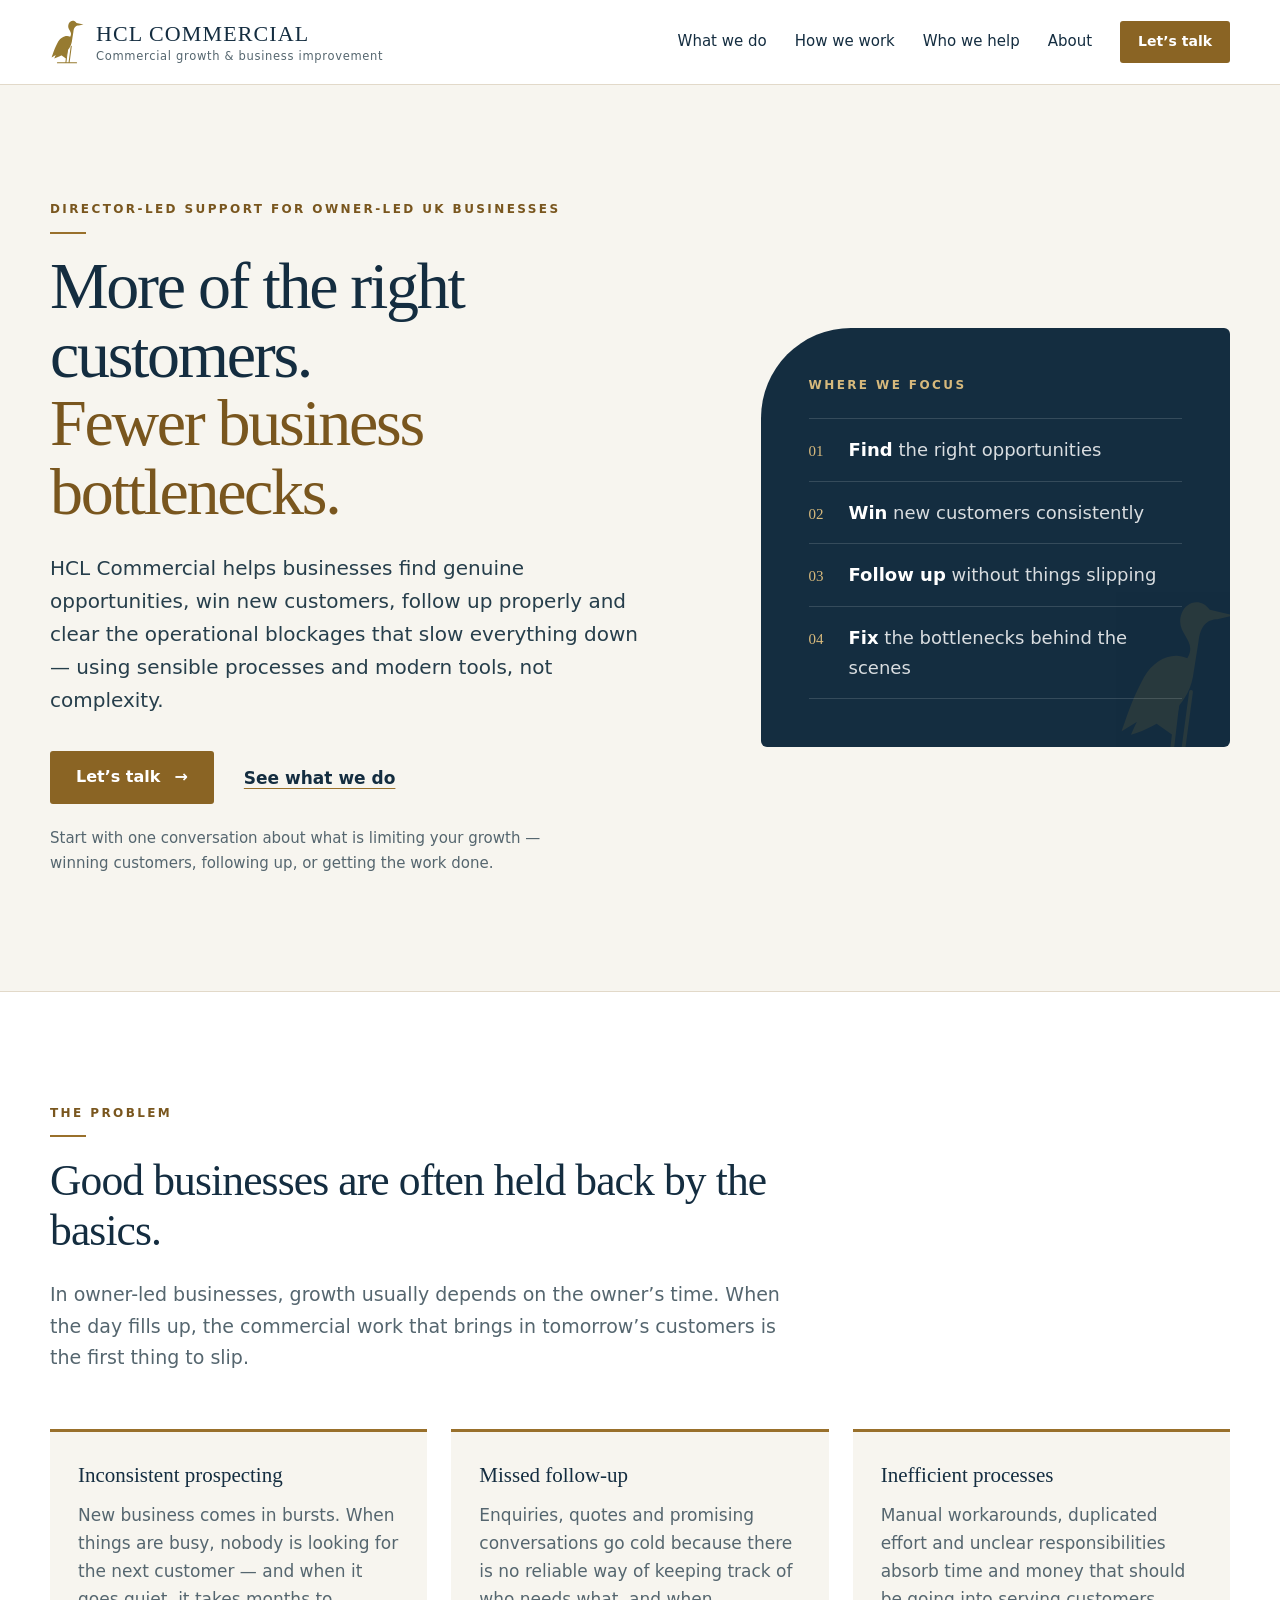
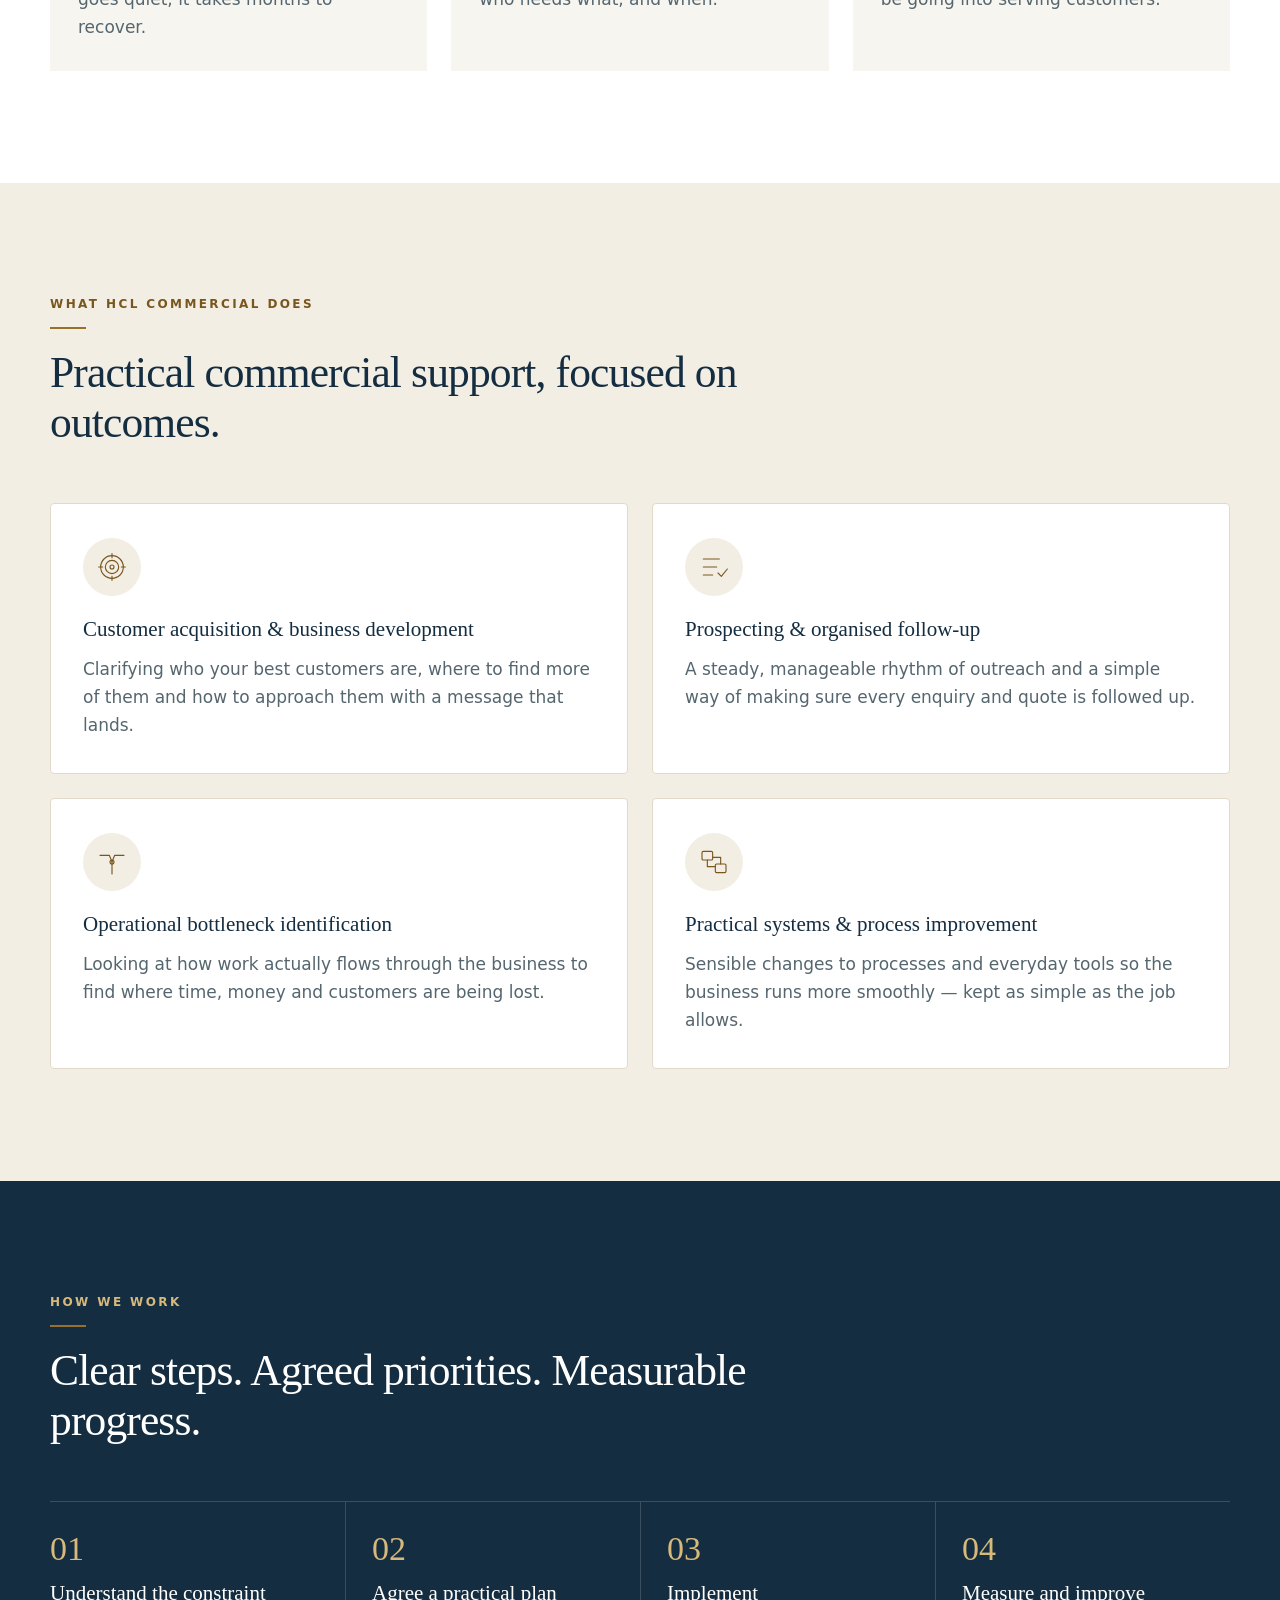
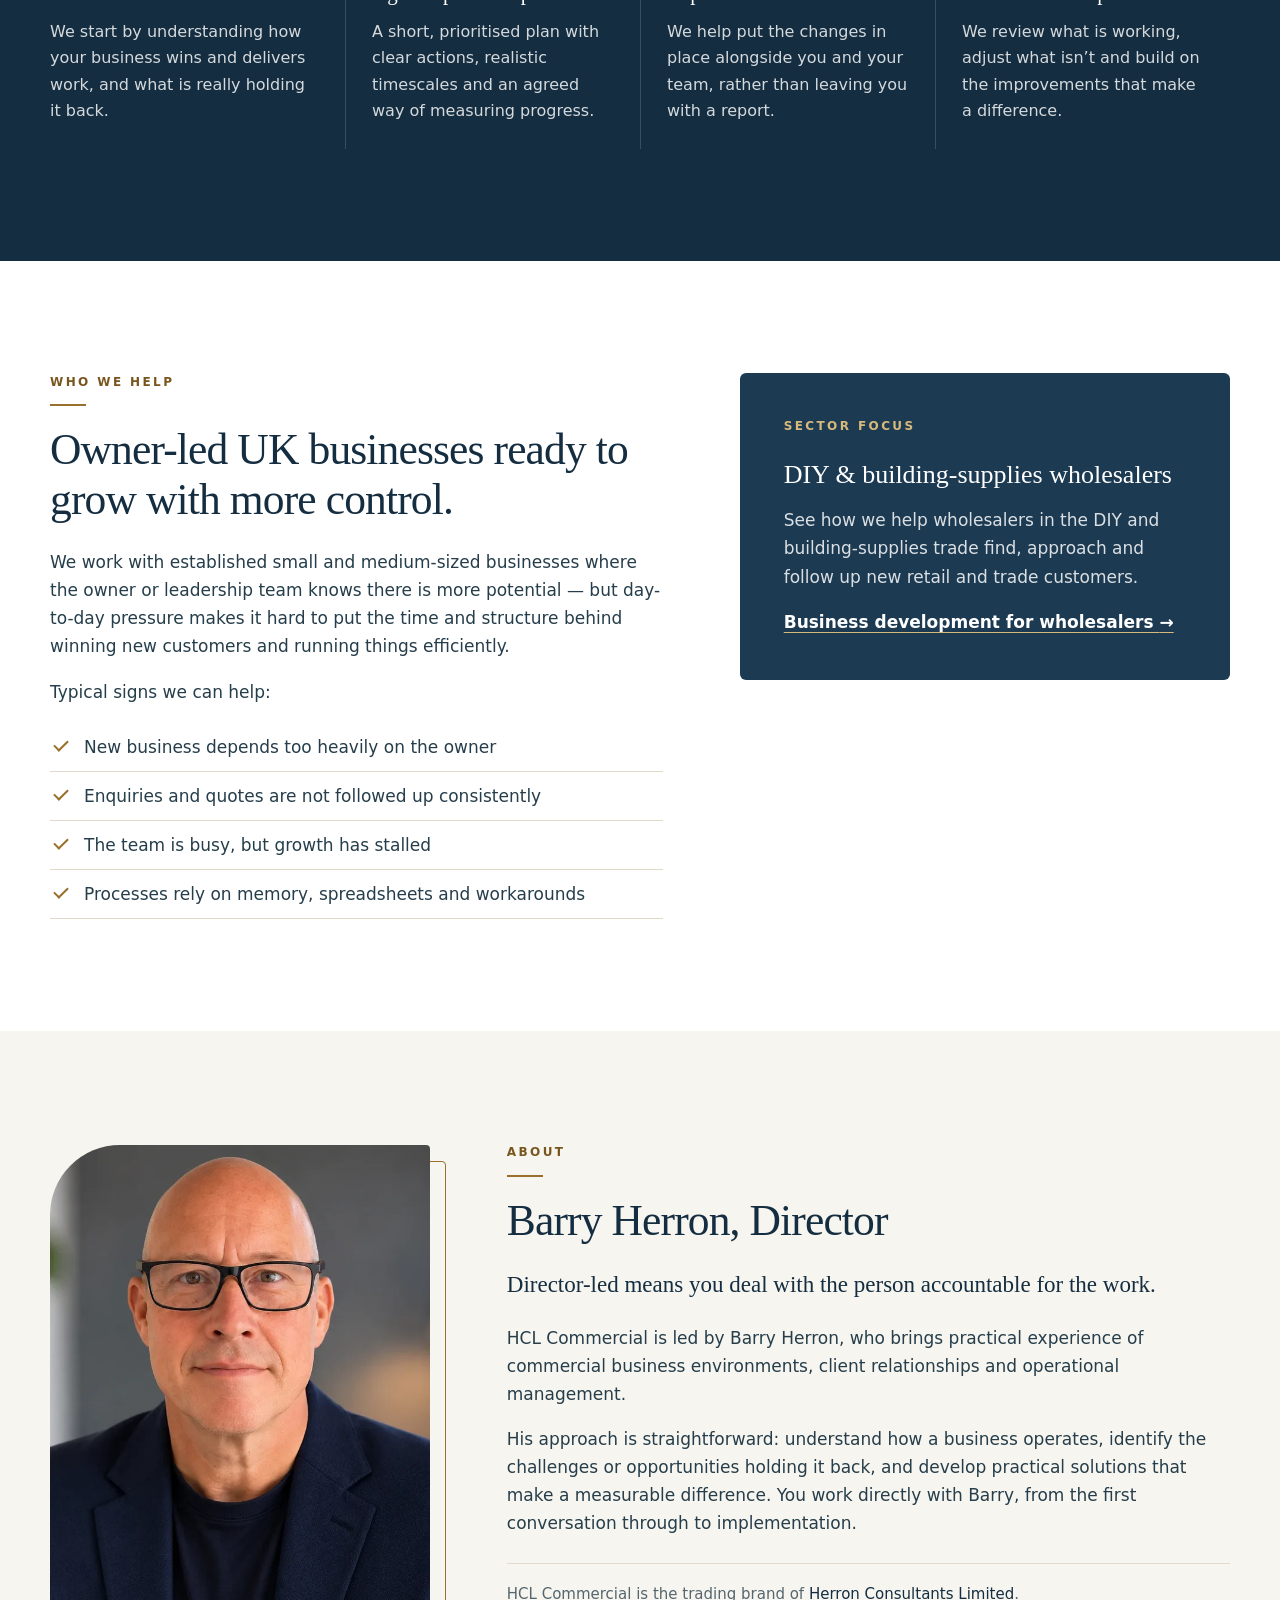
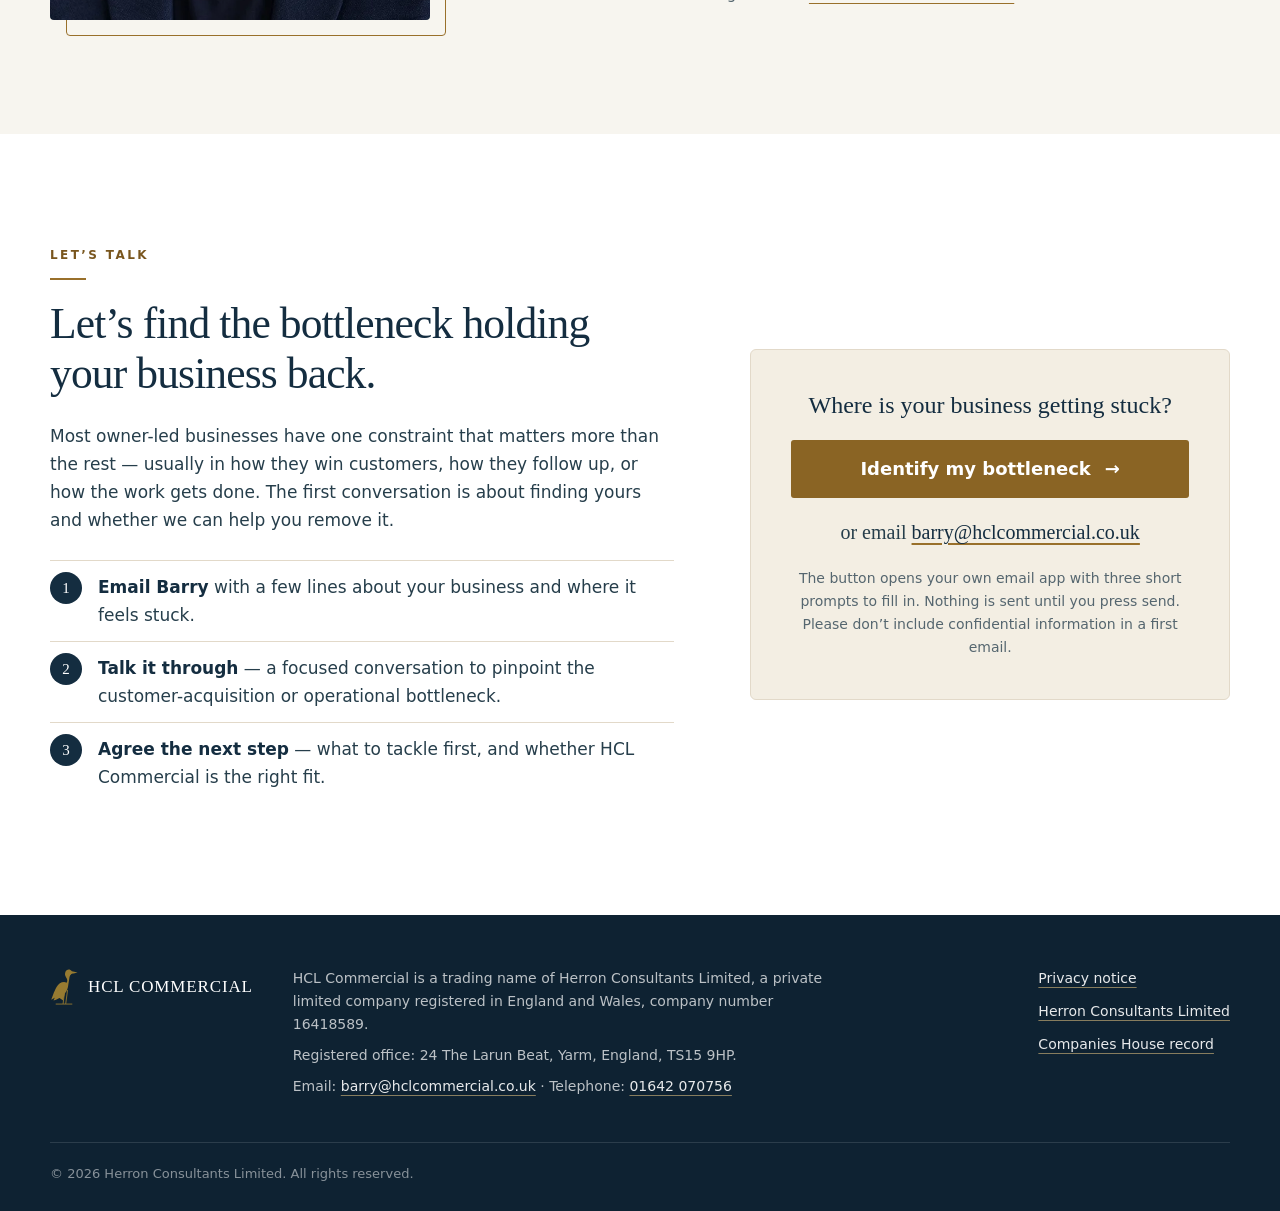
<file: index.html>
<!doctype html>
<html lang="en-GB">
<head>
  <meta charset="utf-8">
  <meta name="viewport" content="width=device-width, initial-scale=1">
  <title>HCL Commercial | Commercial growth and business improvement for UK SMEs</title>
  <meta name="description" content="HCL Commercial helps owner-led UK businesses win more of the right customers and remove the bottlenecks holding them back. Director-led, practical commercial support.">
  <link rel="canonical" href="https://www.hclcommercial.co.uk/">
  <meta name="theme-color" content="#142d40">
  <meta property="og:type" content="website">
  <meta property="og:site_name" content="HCL Commercial">
  <meta property="og:title" content="HCL Commercial | More of the right customers. Fewer business bottlenecks.">
  <meta property="og:description" content="Director-led commercial growth and business improvement for owner-led UK businesses.">
  <meta property="og:url" content="https://www.hclcommercial.co.uk/">
  <meta property="og:locale" content="en_GB">
  <link rel="icon" href="assets/heron.svg" type="image/svg+xml">
  <link rel="stylesheet" href="assets/home.css">
  <script type="application/ld+json">
  {
    "@context": "https://schema.org",
    "@type": "ProfessionalService",
    "name": "HCL Commercial",
    "url": "https://www.hclcommercial.co.uk/",
    "email": "barry@hclcommercial.co.uk",
    "telephone": "+44 1642 070756",
    "areaServed": "GB",
    "description": "Commercial growth and business improvement for owner-led UK businesses.",
    "parentOrganization": {
      "@type": "Organization",
      "name": "Herron Consultants Limited",
      "url": "https://www.herronconsultantslimited.co.uk/",
      "identifier": { "@type": "PropertyValue", "propertyID": "Companies House company number", "value": "16418589" },
      "address": { "@type": "PostalAddress", "streetAddress": "24 The Larun Beat", "addressLocality": "Yarm", "postalCode": "TS15 9HP", "addressCountry": "GB" }
    },
    "founder": { "@type": "Person", "name": "Barry Herron", "jobTitle": "Director" }
  }
  </script>
</head>
<body>
  <a class="skip-link" href="#main">Skip to content</a>

  <header class="site-header">
    <div class="wrap header-inner">
      <a class="brand" href="#top" aria-label="HCL Commercial, back to top">
        <img src="assets/heron.svg" width="34" height="48" alt="">
        <span>HCL COMMERCIAL<small>Commercial growth &amp; business improvement</small></span>
      </a>
      <button class="menu-toggle" type="button" aria-expanded="false" aria-controls="navigation">
        <span class="menu-bars" aria-hidden="true"></span><span class="visually-hidden">Menu</span>
      </button>
      <nav id="navigation" aria-label="Main">
        <a href="#services">What we do</a>
        <a href="#approach">How we work</a>
        <a href="#who">Who we help</a>
        <a href="#about">About</a>
        <a class="button button-small" href="#contact">Let’s talk</a>
      </nav>
    </div>
  </header>

  <main id="main">
    <section class="hero" id="top" aria-labelledby="hero-title">
      <div class="wrap hero-grid">
        <div class="hero-copy">
          <p class="eyebrow">Director-led support for owner-led UK businesses</p>
          <h1 id="hero-title">More of the right customers. <span>Fewer business bottlenecks.</span></h1>
          <p class="lead">
            HCL Commercial helps businesses find genuine opportunities, win new customers,
            follow up properly and clear the operational blockages that slow everything down —
            using sensible processes and modern tools, not complexity.
          </p>
          <div class="hero-actions">
            <a class="button" href="#contact">Let’s talk <span aria-hidden="true">→</span></a>
            <a class="text-link" href="#services">See what we do</a>
          </div>
          <p class="hero-note">Start with one conversation about what is limiting your growth — winning customers, following up, or getting the work done.</p>
        </div>

        <aside class="hero-panel" aria-label="Where HCL Commercial focuses">
          <p class="panel-label">Where we focus</p>
          <ol class="flow">
            <li><span>01</span><div><strong>Find</strong> the right opportunities</div></li>
            <li><span>02</span><div><strong>Win</strong> new customers consistently</div></li>
            <li><span>03</span><div><strong>Follow up</strong> without things slipping</div></li>
            <li><span>04</span><div><strong>Fix</strong> the bottlenecks behind the scenes</div></li>
          </ol>
          <img class="panel-mark" src="assets/heron.svg" width="64" height="90" alt="">
        </aside>
      </div>
    </section>

    <section class="section problem" aria-labelledby="problem-title">
      <div class="wrap">
        <div class="section-head">
          <p class="eyebrow">The problem</p>
          <h2 id="problem-title">Good businesses are often held back by the basics.</h2>
          <p class="section-intro">
            In owner-led businesses, growth usually depends on the owner’s time. When the day
            fills up, the commercial work that brings in tomorrow’s customers is the first thing to slip.
          </p>
        </div>
        <ul class="problem-grid" role="list">
          <li>
            <h3>Inconsistent prospecting</h3>
            <p>New business comes in bursts. When things are busy, nobody is looking for the next customer — and when it goes quiet, it takes months to recover.</p>
          </li>
          <li>
            <h3>Missed follow-up</h3>
            <p>Enquiries, quotes and promising conversations go cold because there is no reliable way of keeping track of who needs what, and when.</p>
          </li>
          <li>
            <h3>Inefficient processes</h3>
            <p>Manual workarounds, duplicated effort and unclear responsibilities absorb time and money that should be going into serving customers.</p>
          </li>
        </ul>
      </div>
    </section>

    <section class="section services" id="services" aria-labelledby="services-title">
      <div class="wrap">
        <div class="section-head">
          <p class="eyebrow">What HCL Commercial does</p>
          <h2 id="services-title">Practical commercial support, focused on outcomes.</h2>
        </div>
        <ul class="service-grid" role="list">
          <li class="service">
            <span class="service-icon" aria-hidden="true"><svg viewBox="0 0 48 48" fill="none" stroke="currentColor" stroke-width="1.7" stroke-linecap="round" stroke-linejoin="round"><circle cx="24" cy="24" r="17"/><circle cx="24" cy="24" r="10"/><circle cx="24" cy="24" r="3"/><path d="M24 4v6M24 38v6M4 24h6M38 24h6"/></svg></span>
            <h3>Customer acquisition &amp; business development</h3>
            <p>Clarifying who your best customers are, where to find more of them and how to approach them with a message that lands.</p>
          </li>
          <li class="service">
            <span class="service-icon" aria-hidden="true"><svg viewBox="0 0 48 48" fill="none" stroke="currentColor" stroke-width="1.7" stroke-linecap="round" stroke-linejoin="round"><path d="M8 12h24M8 24h20M8 36h14"/><path d="m30 33 5 5 9-11"/></svg></span>
            <h3>Prospecting &amp; organised follow-up</h3>
            <p>A steady, manageable rhythm of outreach and a simple way of making sure every enquiry and quote is followed up.</p>
          </li>
          <li class="service">
            <span class="service-icon" aria-hidden="true"><svg viewBox="0 0 48 48" fill="none" stroke="currentColor" stroke-width="1.7" stroke-linecap="round" stroke-linejoin="round"><path d="M6 14h14l4 10 4-10h14"/><path d="M24 24v18"/><circle cx="24" cy="24" r="3"/></svg></span>
            <h3>Operational bottleneck identification</h3>
            <p>Looking at how work actually flows through the business to find where time, money and customers are being lost.</p>
          </li>
          <li class="service">
            <span class="service-icon" aria-hidden="true"><svg viewBox="0 0 48 48" fill="none" stroke="currentColor" stroke-width="1.7" stroke-linecap="round" stroke-linejoin="round"><rect x="6" y="8" width="16" height="13" rx="2"/><rect x="26" y="27" width="16" height="13" rx="2"/><path d="M14 21v10h12M34 27V17H22"/></svg></span>
            <h3>Practical systems &amp; process improvement</h3>
            <p>Sensible changes to processes and everyday tools so the business runs more smoothly — kept as simple as the job allows.</p>
          </li>
        </ul>
      </div>
    </section>

    <section class="section approach" id="approach" aria-labelledby="approach-title">
      <div class="wrap">
        <div class="section-head section-head-light">
          <p class="eyebrow">How we work</p>
          <h2 id="approach-title">Clear steps. Agreed priorities. Measurable progress.</h2>
        </div>
        <ol class="steps">
          <li>
            <span class="step-number">01</span>
            <h3>Understand the constraint</h3>
            <p>We start by understanding how your business wins and delivers work, and what is really holding it back.</p>
          </li>
          <li>
            <span class="step-number">02</span>
            <h3>Agree a practical plan</h3>
            <p>A short, prioritised plan with clear actions, realistic timescales and an agreed way of measuring progress.</p>
          </li>
          <li>
            <span class="step-number">03</span>
            <h3>Implement</h3>
            <p>We help put the changes in place alongside you and your team, rather than leaving you with a report.</p>
          </li>
          <li>
            <span class="step-number">04</span>
            <h3>Measure and improve</h3>
            <p>We review what is working, adjust what isn’t and build on the improvements that make a difference.</p>
          </li>
        </ol>
      </div>
    </section>

    <section class="section who" id="who" aria-labelledby="who-title">
      <div class="wrap who-grid">
        <div>
          <p class="eyebrow">Who we help</p>
          <h2 id="who-title">Owner-led UK businesses ready to grow with more control.</h2>
          <p>
            We work with established small and medium-sized businesses where the owner or
            leadership team knows there is more potential — but day-to-day pressure makes it hard
            to put the time and structure behind winning new customers and running things efficiently.
          </p>
          <p>Typical signs we can help:</p>
          <ul class="ticks">
            <li>New business depends too heavily on the owner</li>
            <li>Enquiries and quotes are not followed up consistently</li>
            <li>The team is busy, but growth has stalled</li>
            <li>Processes rely on memory, spreadsheets and workarounds</li>
          </ul>
        </div>
        <aside class="sector-card" aria-labelledby="sector-title">
          <p class="panel-label">Sector focus</p>
          <h3 id="sector-title">DIY &amp; building-supplies wholesalers</h3>
          <p>
            See how we help wholesalers in the DIY and building-supplies trade find, approach and
            follow up new retail and trade customers.
          </p>
          <a class="text-link text-link-light" href="https://www.hclcommercial.co.uk/wholesalers/">Business development for wholesalers <span aria-hidden="true">→</span></a>
        </aside>
      </div>
    </section>

    <section class="section about" id="about" aria-labelledby="about-title">
      <div class="wrap about-grid">
        <picture class="about-photo">
          <source srcset="assets/barry-herron.webp" type="image/webp">
          <img src="assets/barry-herron.jpg" alt="Barry Herron, Director of HCL Commercial" width="640" height="800" loading="lazy" decoding="async">
        </picture>
        <div class="about-copy">
          <p class="eyebrow">About</p>
          <h2 id="about-title">Barry Herron, Director</h2>
          <p class="about-lead">Director-led means you deal with the person accountable for the work.</p>
          <p>
            HCL Commercial is led by Barry Herron, who brings practical experience of commercial
            business environments, client relationships and operational management.
          </p>
          <p>
            His approach is straightforward: understand how a business operates, identify the
            challenges or opportunities holding it back, and develop practical solutions that make
            a measurable difference. You work directly with Barry, from the first conversation through
            to implementation.
          </p>
          <p class="about-parent">
            HCL Commercial is the trading brand of
            <a href="https://www.herronconsultantslimited.co.uk/" rel="noopener">Herron Consultants Limited</a>.
          </p>
        </div>
      </div>
    </section>

    <section class="section contact" id="contact" aria-labelledby="contact-title">
      <div class="wrap contact-grid">
        <div>
          <p class="eyebrow">Let’s talk</p>
          <h2 id="contact-title">Let’s find the bottleneck holding your business back.</h2>
          <p>
            Most owner-led businesses have one constraint that matters more than the rest — usually in
            how they win customers, how they follow up, or how the work gets done. The first conversation
            is about finding yours and whether we can help you remove it.
          </p>
          <ol class="cta-steps">
            <li><strong>Email Barry</strong> with a few lines about your business and where it feels stuck.</li>
            <li><strong>Talk it through</strong> — a focused conversation to pinpoint the customer-acquisition or operational bottleneck.</li>
            <li><strong>Agree the next step</strong> — what to tackle first, and whether HCL Commercial is the right fit.</li>
          </ol>
        </div>
        <div class="contact-card">
          <p class="contact-card-title">Where is your business getting stuck?</p>
          <a class="button button-large" href="mailto:barry@hclcommercial.co.uk?subject=Identifying%20our%20business%20bottleneck&amp;body=Hello%20Barry%2C%0A%0AOur%20business%20%28what%20we%20do%2C%20roughly%20how%20large%29%3A%0A%0A%0AWhere%20we%20feel%20most%20held%20back%20%28winning%20customers%2C%20following%20up%2C%20or%20day-to-day%20operations%29%3A%0A%0A%0AWhat%20we%20would%20most%20like%20to%20improve%3A%0A%0A%0ABest%20way%20to%20reach%20me%3A%0A">Identify my bottleneck <span aria-hidden="true">→</span></a>
          <p class="contact-email">or email <a href="mailto:barry@hclcommercial.co.uk?subject=Enquiry%20via%20hclcommercial.co.uk">barry@hclcommercial.co.uk</a></p>
          <p class="contact-note">The button opens your own email app with three short prompts to fill in. Nothing is sent until you press send. Please don’t include confidential information in a first email.</p>
        </div>
      </div>
    </section>
  </main>

  <footer class="site-footer">
    <div class="wrap footer-grid">
      <div class="footer-brand">
        <img src="assets/heron.svg" width="28" height="40" alt="">
        <span>HCL COMMERCIAL</span>
      </div>
      <div class="footer-legal">
        <p>HCL Commercial is a trading name of Herron Consultants Limited, a private limited company registered in England and Wales, company number 16418589.</p>
        <p>Registered office: 24 The Larun Beat, Yarm, England, <span class="nowrap">TS15 9HP</span>.</p>
        <p>Email: <a href="mailto:barry@hclcommercial.co.uk">barry@hclcommercial.co.uk</a> · Telephone: <a href="tel:+441642070756">01642 070756</a></p>
      </div>
      <nav class="footer-links" aria-label="Legal and company">
        <a href="privacy.html">Privacy notice</a>
        <a href="https://www.herronconsultantslimited.co.uk/" rel="noopener">Herron Consultants Limited</a>
        <a href="https://find-and-update.company-information.service.gov.uk/company/16418589" rel="noopener">Companies House record</a>
      </nav>
    </div>
    <div class="wrap footer-base"><p>© <span data-year>2026</span> Herron Consultants Limited. All rights reserved.</p></div>
  </footer>

  <script src="assets/home.js" defer></script>
</body>
</html>
</file>
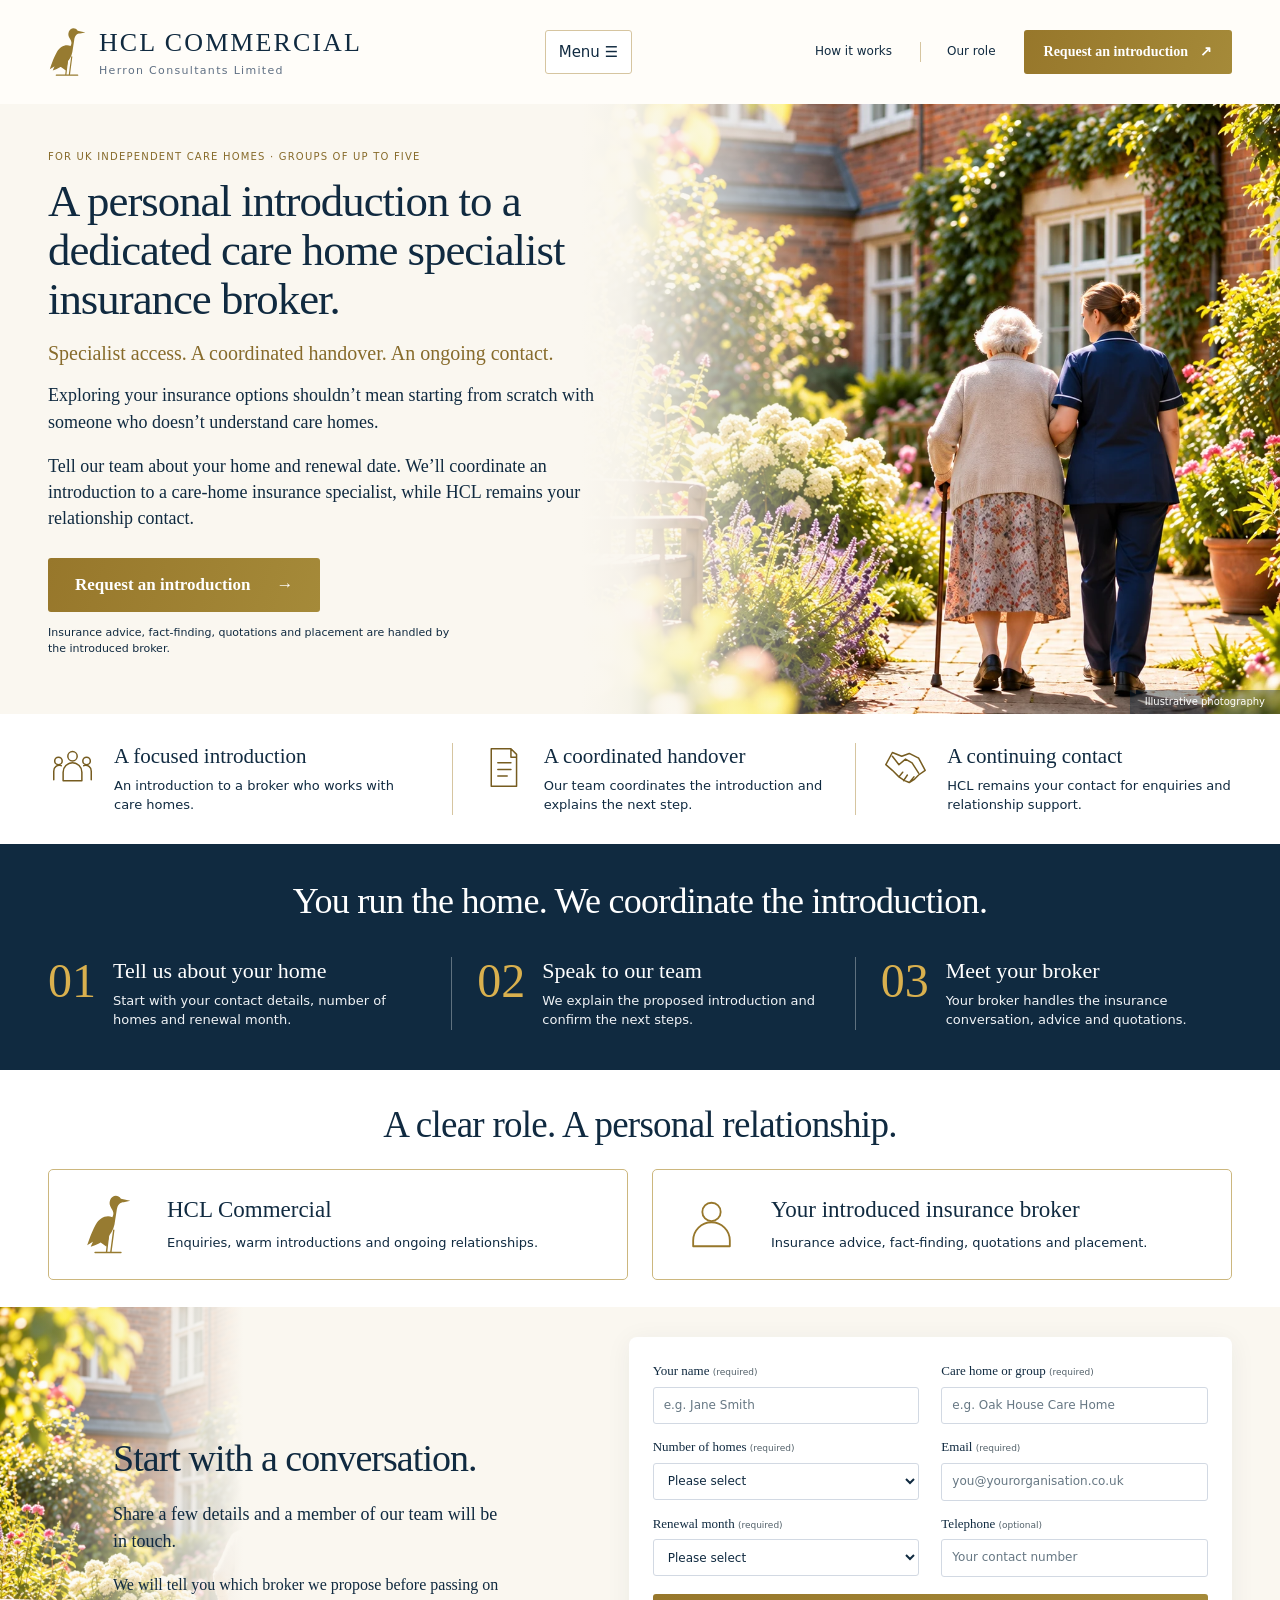
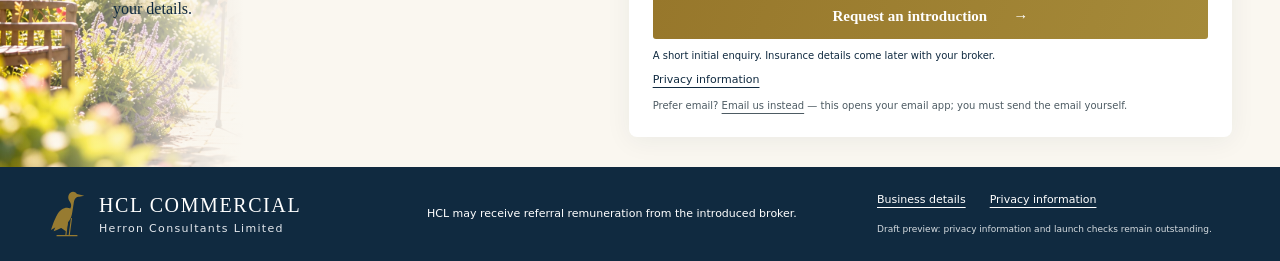
<file: care-homes/index.html>
<!doctype html>
<html lang="en-GB">
<head><meta charset="utf-8"><meta name="viewport" content="width=device-width,initial-scale=1"><meta name="description" content="Personal introductions to care-home insurance specialists for UK independent care homes and groups with up to five homes."><meta name="theme-color" content="#142d40"><title>HCL Commercial | Care-home insurance broker introductions</title><link rel="icon" href="../assets/heron.svg" type="image/svg+xml"><link rel="stylesheet" href="../styles.css"><script src="../script.js" defer></script></head>
<body>
<a class="skip-link" href="#main">Skip to content</a>

<header class="site-header"><div class="wrap header-inner"><a class="brand" href="#main" aria-label="HCL Commercial home"><img src="../assets/heron.svg" width="40" height="58" alt=""><span>HCL COMMERCIAL<small>Herron Consultants Limited</small></span></a><button class="menu-toggle" aria-expanded="false" aria-controls="navigation" hidden>Menu <span aria-hidden="true">☰</span></button><nav id="navigation" aria-label="Main navigation"><a href="#how">How it works</a><a href="#roles">Our role</a><a class="button button-small" href="#enquiry">Request an introduction <span aria-hidden="true">↗</span></a></nav></div></header>
<main id="main" tabindex="-1">
<section class="hero"><div class="wrap hero-grid"><div class="hero-copy"><p class="eyebrow">For UK independent care homes · groups of up to five</p><h1>A personal introduction to a dedicated care home specialist insurance broker.</h1><p class="benefit-line">Specialist access. A coordinated handover. An ongoing contact.</p><p>Exploring your insurance options shouldn’t mean starting from scratch with someone who doesn’t understand care homes.</p><p>Tell our team about your home and renewal date. We’ll coordinate an introduction to a care-home insurance specialist, while HCL remains your relationship contact.</p><a class="button" href="#enquiry">Request an introduction <span aria-hidden="true">→</span></a><p class="role-note">Insurance advice, fact-finding, quotations and placement are handled by the introduced broker.</p></div><figure class="hero-visual"><img src="../assets/care-home-garden.webp" alt="Illustrative scene of a resident and carer walking through a sunny care-home garden" width="1120" height="1400"><figcaption>Illustrative photography</figcaption></figure></div></section>
<section class="benefits wrap" aria-label="What you can expect"><article><span class="icon" aria-hidden="true"><svg viewBox="0 0 48 48" fill="none" stroke="currentColor" stroke-width="1.6" stroke-linecap="round" stroke-linejoin="round" aria-hidden="true"><circle cx="24" cy="12" r="5"/><circle cx="9" cy="17" r="4"/><circle cx="39" cy="17" r="4"/><path d="M14 38V29a10 10 0 0 1 20 0v9zm-10-1v-9a6 6 0 0 1 8-6m32 15v-9a6 6 0 0 0-8-6"/></svg></span><div><h2>A focused introduction</h2><p>An introduction to a broker who works with care homes.</p></div></article><article><span class="icon" aria-hidden="true"><svg viewBox="0 0 48 48" fill="none" stroke="currentColor" stroke-width="1.6" stroke-linecap="round" stroke-linejoin="round" aria-hidden="true"><path d="M12 4h21l6 6v34H12zM33 4v9h6M19 19h14M19 26h14M19 33h10"/></svg></span><div><h2>A coordinated handover</h2><p>Our team coordinates the introduction and explains the next step.</p></div></article><article><span class="icon" aria-hidden="true"><svg viewBox="0 0 48 48" fill="none" stroke="currentColor" stroke-width="1.6" stroke-linecap="round" stroke-linejoin="round" aria-hidden="true"><path d="m3 21 7-13 10 4 8-3 10 5 7 13-7 5-5 5-5 3-5-2-6-4-7-7zm7-9 7 9 7-6 7 4 7 11m-21 4 4-5m1 9 4-6m3 7 4-5M3 21l7 6M38 14l7 13"/></svg></span><div><h2>A continuing contact</h2><p>HCL remains your contact for enquiries and relationship support.</p></div></article></section>
<section class="process section" id="how" tabindex="-1"><div class="wrap"><h2 class="section-title">You run the home. We coordinate the introduction.</h2><ol class="steps"><li><span class="step-number">01</span><div><h3>Tell us about your home</h3><p>Start with your contact details, number of homes and renewal month.</p></div></li><li><span class="step-number">02</span><div><h3>Speak to our team</h3><p>We explain the proposed introduction and confirm the next steps.</p></div></li><li><span class="step-number">03</span><div><h3>Meet your broker</h3><p>Your broker handles the insurance conversation, advice and quotations.</p></div></li></ol></div></section>
<section class="section roles" id="roles" tabindex="-1"><div class="wrap"><h2 class="section-title">A clear role. A personal relationship.</h2><div class="role-grid"><article><span class="icon" aria-hidden="true"><img src="../assets/heron.svg" alt="" width="48" height="70"></span><div><h3>HCL Commercial</h3><p>Enquiries, warm introductions and ongoing relationships.</p></div></article><article><span class="icon" aria-hidden="true"><svg viewBox="0 0 48 48" fill="none" stroke="currentColor" stroke-width="1.6" stroke-linecap="round" stroke-linejoin="round" aria-hidden="true"><circle cx="24" cy="13" r="8"/><path d="M8 43v-5a16 16 0 0 1 32 0v5z"/></svg></span><div><h3>Your introduced insurance broker</h3><p>Insurance advice, fact-finding, quotations and placement.</p></div></article></div></div></section>
<section class="section enquiry" id="enquiry" tabindex="-1"><div class="wrap enquiry-grid"><div><h2>Start with a conversation.</h2><p class="enquiry-intro">Share a few details and a member of our team will be in touch.</p><p>We will tell you which broker we propose before passing on your details.</p></div><form id="introduction-form" novalidate><div class="form-grid"><div class="field"><label for="name">Your name <span class="required">(required)</span></label><input id="name" name="name" autocomplete="name" required maxlength="150" placeholder="e.g. Jane Smith"></div><div class="field"><label for="organisation">Care home or group <span class="required">(required)</span></label><input id="organisation" name="organisation" autocomplete="organization" required maxlength="200" placeholder="e.g. Oak House Care Home"></div><div class="field"><label for="homes">Number of homes <span class="required">(required)</span></label><select id="homes" name="homes" required aria-describedby="homes-note"><option value="">Please select</option><option>1</option><option>2</option><option>3</option><option>4</option><option>5</option><option value="more">More than 5</option></select></div><div class="field"><label for="email">Email <span class="required">(required)</span></label><input id="email" name="email" type="email" autocomplete="email" required maxlength="254" placeholder="you@yourorganisation.co.uk"></div><div class="field"><label for="renewal">Renewal month <span class="required">(required)</span></label><select id="renewal" name="renewal" required><option value="">Please select</option><option>January</option><option>February</option><option>March</option><option>April</option><option>May</option><option>June</option><option>July</option><option>August</option><option>September</option><option>October</option><option>November</option><option>December</option><option>Not sure</option><option>Immediate requirement</option></select></div><div class="field"><label for="telephone">Telephone <span class="required">(optional)</span></label><input id="telephone" name="telephone" type="tel" autocomplete="tel" maxlength="40" placeholder="Your contact number"></div></div><p id="homes-note" class="scope-note" hidden>Our current service focuses on care homes and groups with up to five homes. A group with more than five homes is outside this service’s current scope.</p><div class="honeypot" aria-hidden="true"><label for="website">Leave this field empty</label><input id="website" name="website" tabindex="-1" autocomplete="off"></div><div id="form-status" role="status" aria-live="polite" aria-atomic="true" tabindex="-1"></div><button class="button submit-button" type="submit">Request an introduction <span aria-hidden="true">→</span></button><p class="form-reassurance">A short initial enquiry. Insurance details come later with your broker.</p><a class="privacy-link" href="#privacy" data-dialog="privacy-dialog">Privacy information</a><p class="delivery-note">Prefer email? <a href="mailto:barry@hclcommercial.co.uk?subject=Care%20home%20broker%20introduction">Email us instead</a> — this opens your email app; you must send the email yourself.</p><noscript><p>Online submission needs JavaScript. Please use the email link instead; you must send the email yourself.</p></noscript></form></div></section>
</main>
<footer><div class="wrap footer-grid"><a class="brand" href="#main"><img src="../assets/heron.svg" width="35" height="50" alt=""><span>HCL COMMERCIAL<small>Herron Consultants Limited</small></span></a><p>HCL may receive referral remuneration from the introduced broker.</p><div><div class="footer-links"><a href="#business" data-dialog="business-dialog">Business details</a><a href="#privacy" data-dialog="privacy-dialog">Privacy information</a></div><p class="small">Draft preview: privacy information and launch checks remain outstanding.</p></div></div></footer>
<section class="legal-fallback wrap" id="business"><h2>Business details</h2><p>HCL Commercial is operated by Herron Consultants Limited.</p><p>We handle enquiries, introductions and ongoing relationships. The introduced insurance broker handles insurance advice, fact-finding, quotations and placement.</p><p>HCL may receive referral remuneration from the introduced broker.</p><p>Contact: <a href="mailto:barry@hclcommercial.co.uk">barry@hclcommercial.co.uk</a>.</p><p>Company number: <strong>16418589</strong>.</p><p>Registered office: <strong>24 The Larun Beat, Yarm, England, TS15 9HP</strong>.</p></section>
<section class="legal-fallback wrap" id="privacy"><h2>Privacy information — draft for launch review</h2><p><strong>Prepared 2 October 2026. Draft for launch review.</strong> This notice covers website enquiries, direct enquiries and the broker introductions you request. It does not cover a separate governance service or unsolicited prospecting campaigns.</p>
<h3>Who is responsible for your information?</h3>
<p>HCL Commercial is operated by Herron Consultants Limited, company number 16418589. Herron Consultants Limited is the controller of the personal information described here. Our registered office and postal contact is 24 The Larun Beat, Yarm, England, TS15 9HP. For privacy questions or requests, email <a href="mailto:barry@hclcommercial.co.uk">barry@hclcommercial.co.uk</a>.</p>
<h3>What we collect</h3>
<p>We collect the information you give us: your name, care home or group name, number of homes, email address, renewal month and, if supplied, telephone number. We also keep relevant correspondence and records of the introduction and subsequent relationship. If you give us another person's business contact details, please make sure they know you are doing so and give them this notice.</p>
<p>The website and form providers may process technical information such as IP addresses, browser details and request logs to deliver and protect their services. Please do not send resident information, medical information, claims details or insurance documents through this initial enquiry form. Insurance fact-finding takes place with your introduced broker.</p>
<h3>Why we use it and our lawful basis</h3>
<p>We use your information to respond to your enquiry, confirm whether our current service is relevant, coordinate a requested introduction, maintain contact about that introduction and manage the relationship. We also use necessary records to handle complaints, protect the service from misuse and establish or defend legal claims.</p>
<p>Our proposed lawful basis is legitimate interests under Article 6(1)(f) of the UK GDPR. These interests are providing the introduction and relationship support you request, operating our business and protecting our service and legal rights. We limit use to what is necessary and balance these interests against your privacy and reasonable expectations. Where a specific legal obligation requires us to use or retain information, we rely on Article 6(1)(c) for that use.</p>
<p>Providing information is voluntary, with no statutory requirement to complete this form. The required fields enable us to respond and coordinate an introduction; without sufficient details we may be unable to do so. Telephone is optional. Submitting an enquiry does not subscribe you to an unrelated marketing mailing list.</p>
<h3>Broker introductions and other recipients</h3>
<p>We will tell you which broker we propose and confirm the next steps with you before passing on your details. We share only the business contact and enquiry information needed for that introduction. You can tell us not to proceed. The broker is responsible for its own insurance advice, fact-finding, quotations and placement and will provide its own privacy information for its processing.</p>
<p>Formspree processes submitted enquiries and sends notifications to HCL. Our contact mailbox is provided through 123 Reg. The intended website host is GitHub Pages. These providers and their relevant service suppliers process information needed to deliver, secure and support those services. We may also disclose necessary information to professional advisers or public authorities where required by law or necessary to deal with legal claims. We do not sell your contact details as a marketing list.</p>
<h3>Processing outside the UK</h3>
<p>Formspree states that its services are hosted in the United States and that it relies on Standard Contractual Clauses as a processor. Other providers may also use international infrastructure or suppliers.</p>
<p><strong>Launch item to complete:</strong> confirm and record the applicable processor terms and UK international-transfer arrangements for Formspree, 123 Reg and GitHub Pages. Replace this paragraph with the verified adequacy decision or safeguards that apply, and explain how to obtain a copy. This draft does not confirm that a UK transfer safeguard has been put in place for HCL's Formspree account.</p>
<h3>How long we keep information</h3>
<p>For an unsuccessful enquiry, we delete the enquiry record 12 months after the last contact, unless an ongoing relationship or another documented reason requires retention. This applies to HCL-controlled copies in email, the form archive and any enquiry records.</p>
<p>For an ongoing relationship, we keep relevant contact and introduction records while needed to provide relationship support and manage associated referral records. We review whether they remain necessary when the relationship ends. Where a legal duty, complaint or legal claim requires longer retention, we keep only the information needed for that purpose and delete it when the reason no longer applies. A broker applies its own retention rules to its records.</p>
<h3>Website storage, cookies and security</h3>
<p>This website does not use analytics, advertising pixels or tracking embeds. Its code does not set cookies or retain enquiry details in browser storage. Hosting and form providers may keep operational and security logs. When you use an email link, it opens your own email application and you decide whether to send the message. External websites have their own privacy information.</p>
<p>Form submissions use an HTTPS connection to Formspree. No internet or email service can guarantee absolute security. Access to HCL enquiry records should be limited to people who need them for the purposes above.</p>
<h3>Your rights and complaints</h3>
<p>Depending on the circumstances, you can ask for access to your information, correction of inaccurate information, deletion or restriction of use. You can object to processing based on legitimate interests. Data portability applies where its legal conditions are met; it does not generally apply to processing based only on legitimate interests. Where processing relies on consent, you can withdraw that consent without affecting earlier lawful use.</p>
<p>Contact us at <a href="mailto:barry@hclcommercial.co.uk">barry@hclcommercial.co.uk</a> to exercise your rights. We may need proportionate information to verify your identity. We will respond within the time required by data protection law and explain any applicable exception. You can also complain to the Information Commissioner's Office at <a href="https://ico.org.uk/make-a-complaint/">ico.org.uk/make-a-complaint/</a>.</p>
<h3>Automated checks and updates</h3>
<p>The form blocks submissions for groups with more than five homes because they are outside the current service scope. This is a simple eligibility check, not an insurance decision. We do not use this website to make solely automated decisions with legal or similarly significant effects. We will update this notice when the service or processing changes.</p></section>
<dialog id="business-dialog" aria-labelledby="business-title"><div class="dialog-header"><h2 id="business-title">Business details</h2><button class="dialog-close" aria-label="Close business details">×</button></div><div class="dialog-body"></div></dialog>
<dialog id="privacy-dialog" aria-labelledby="privacy-title"><div class="dialog-header"><h2 id="privacy-title">Privacy information — draft</h2><button class="dialog-close" aria-label="Close privacy information">×</button></div><div class="dialog-body"></div></dialog>
</body></html>
</file>
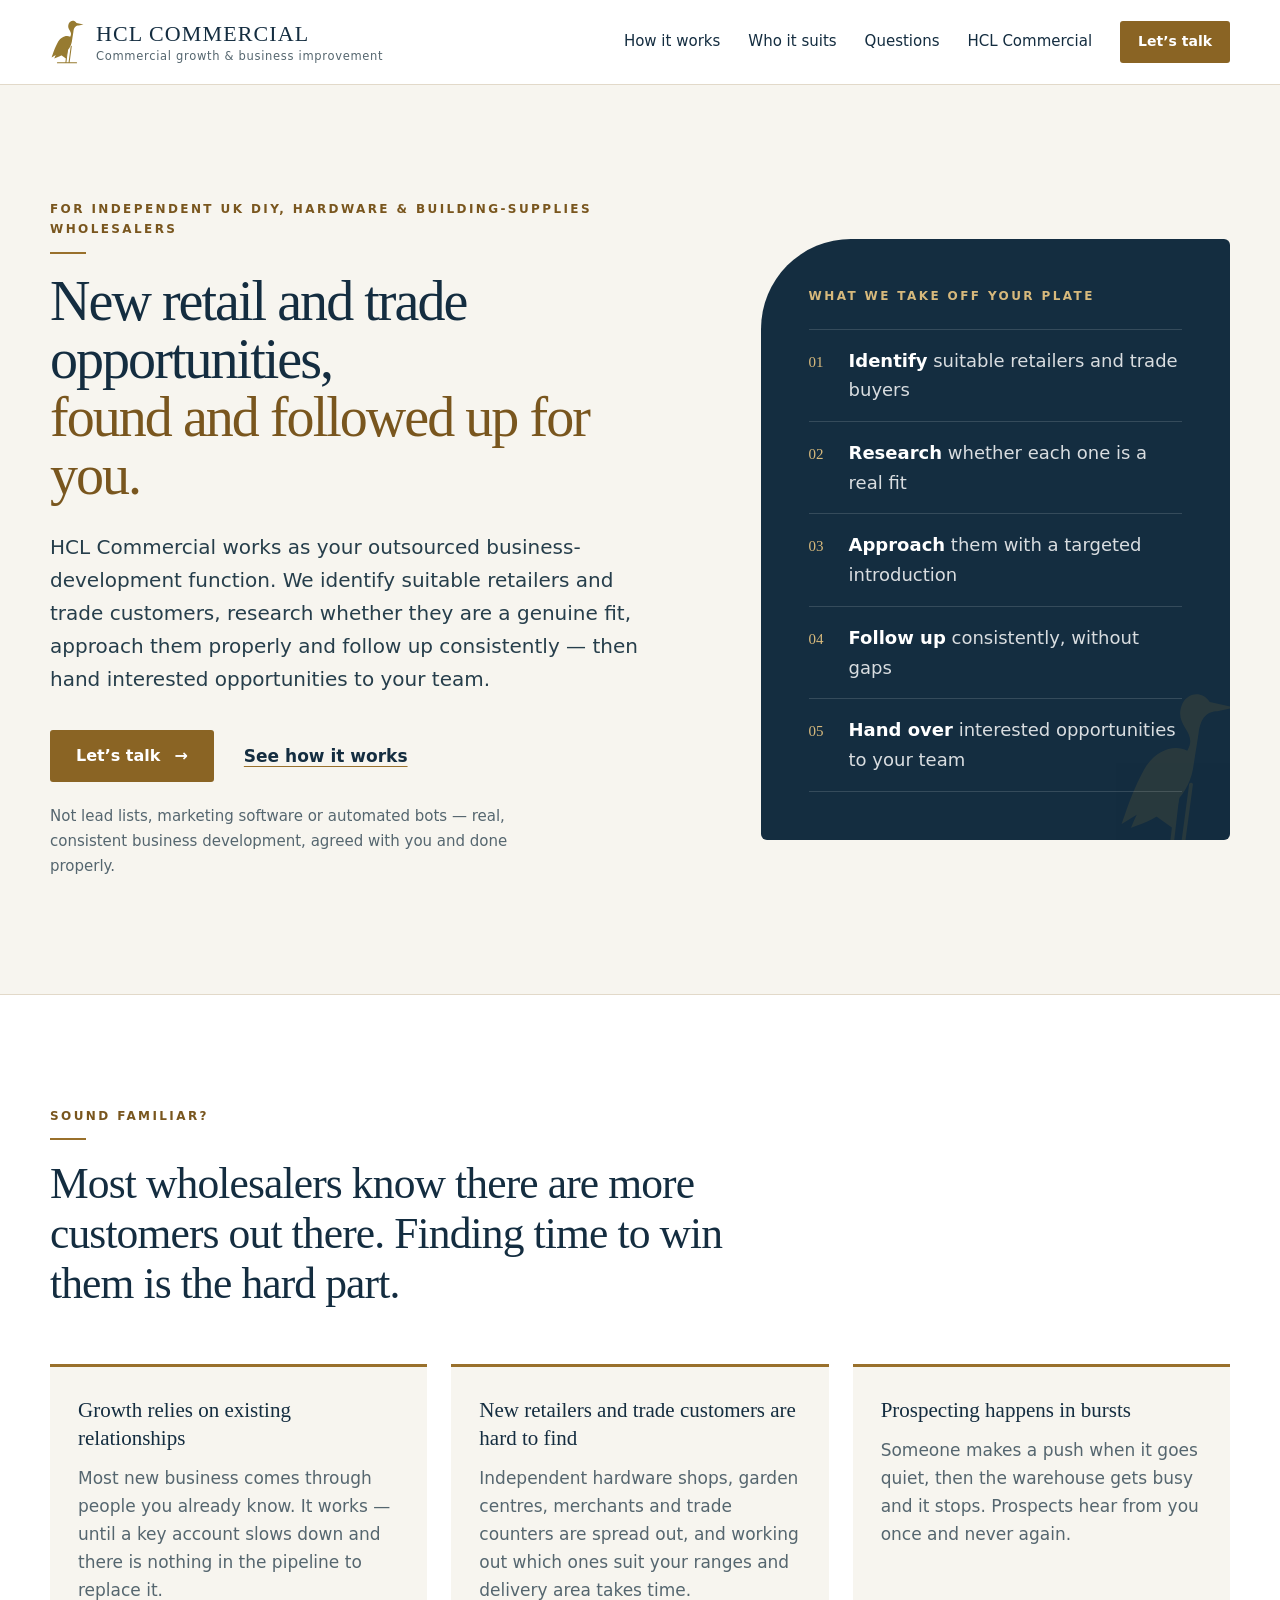
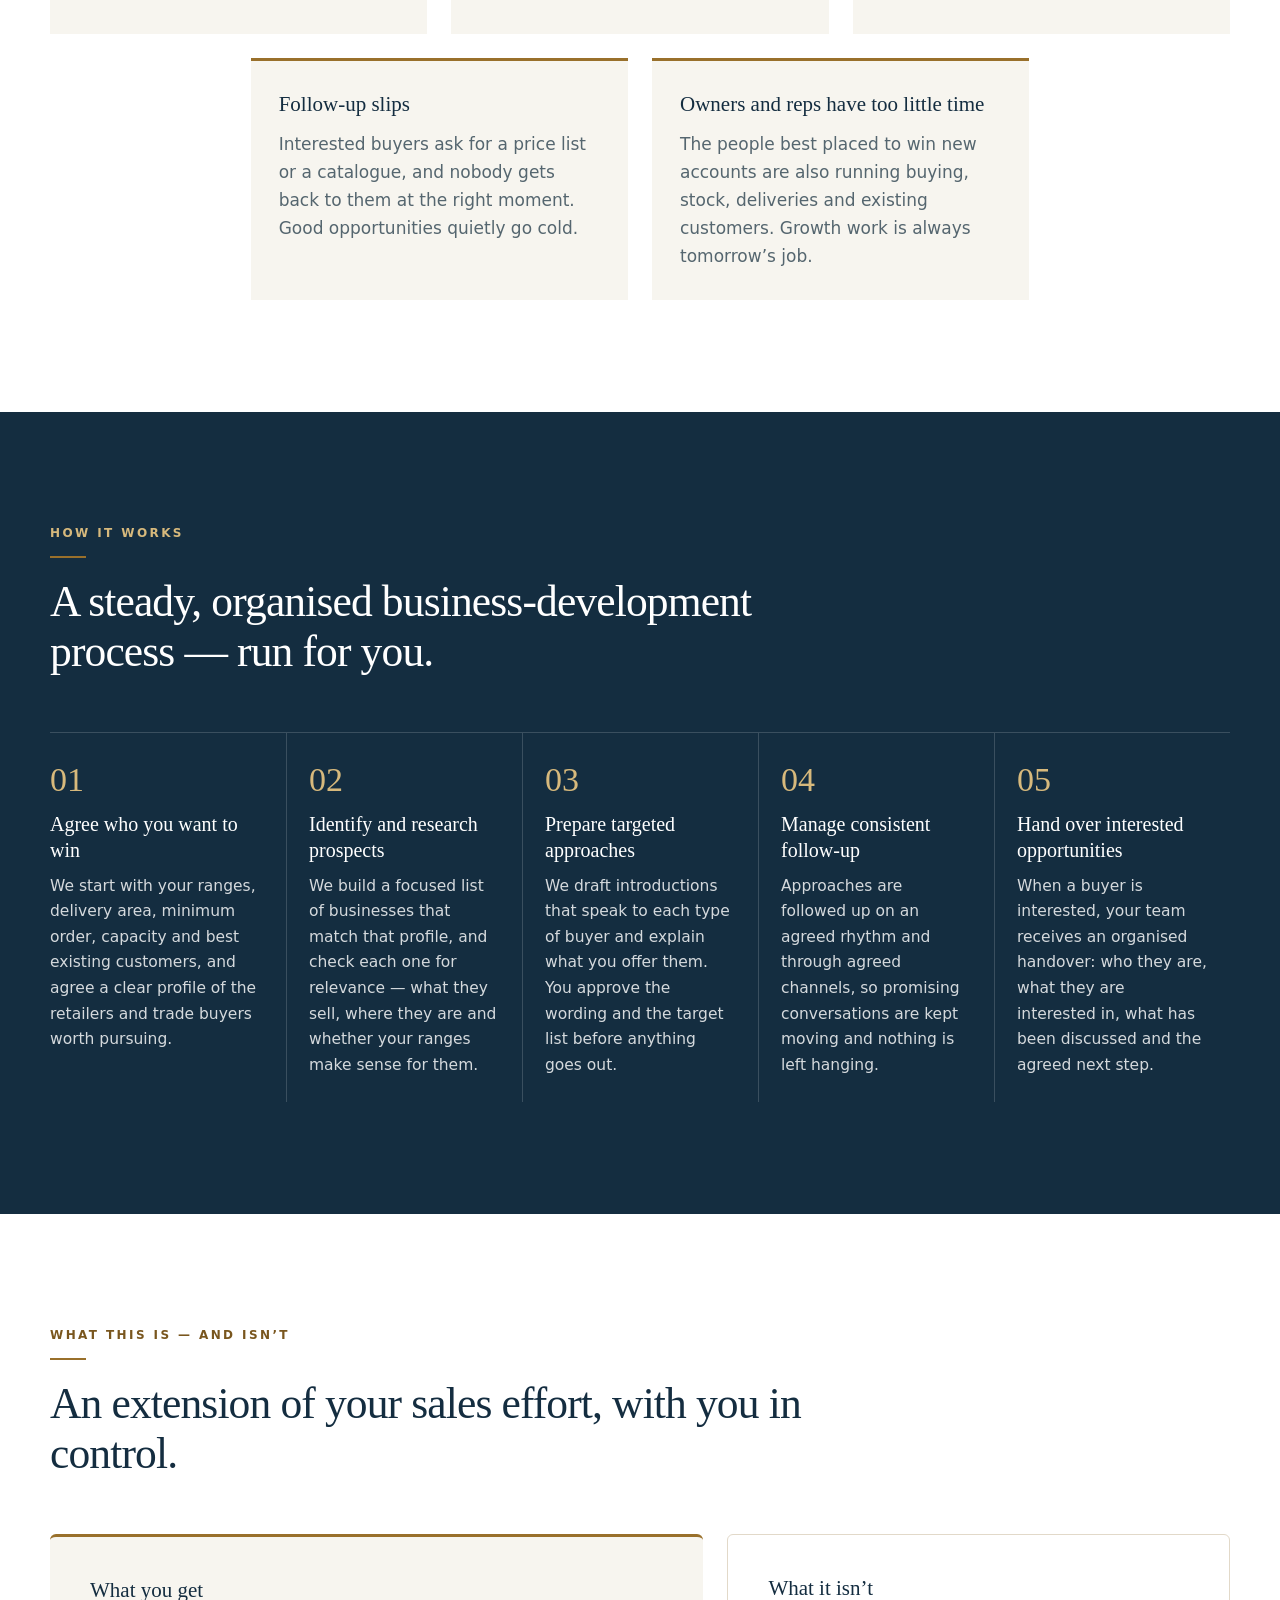
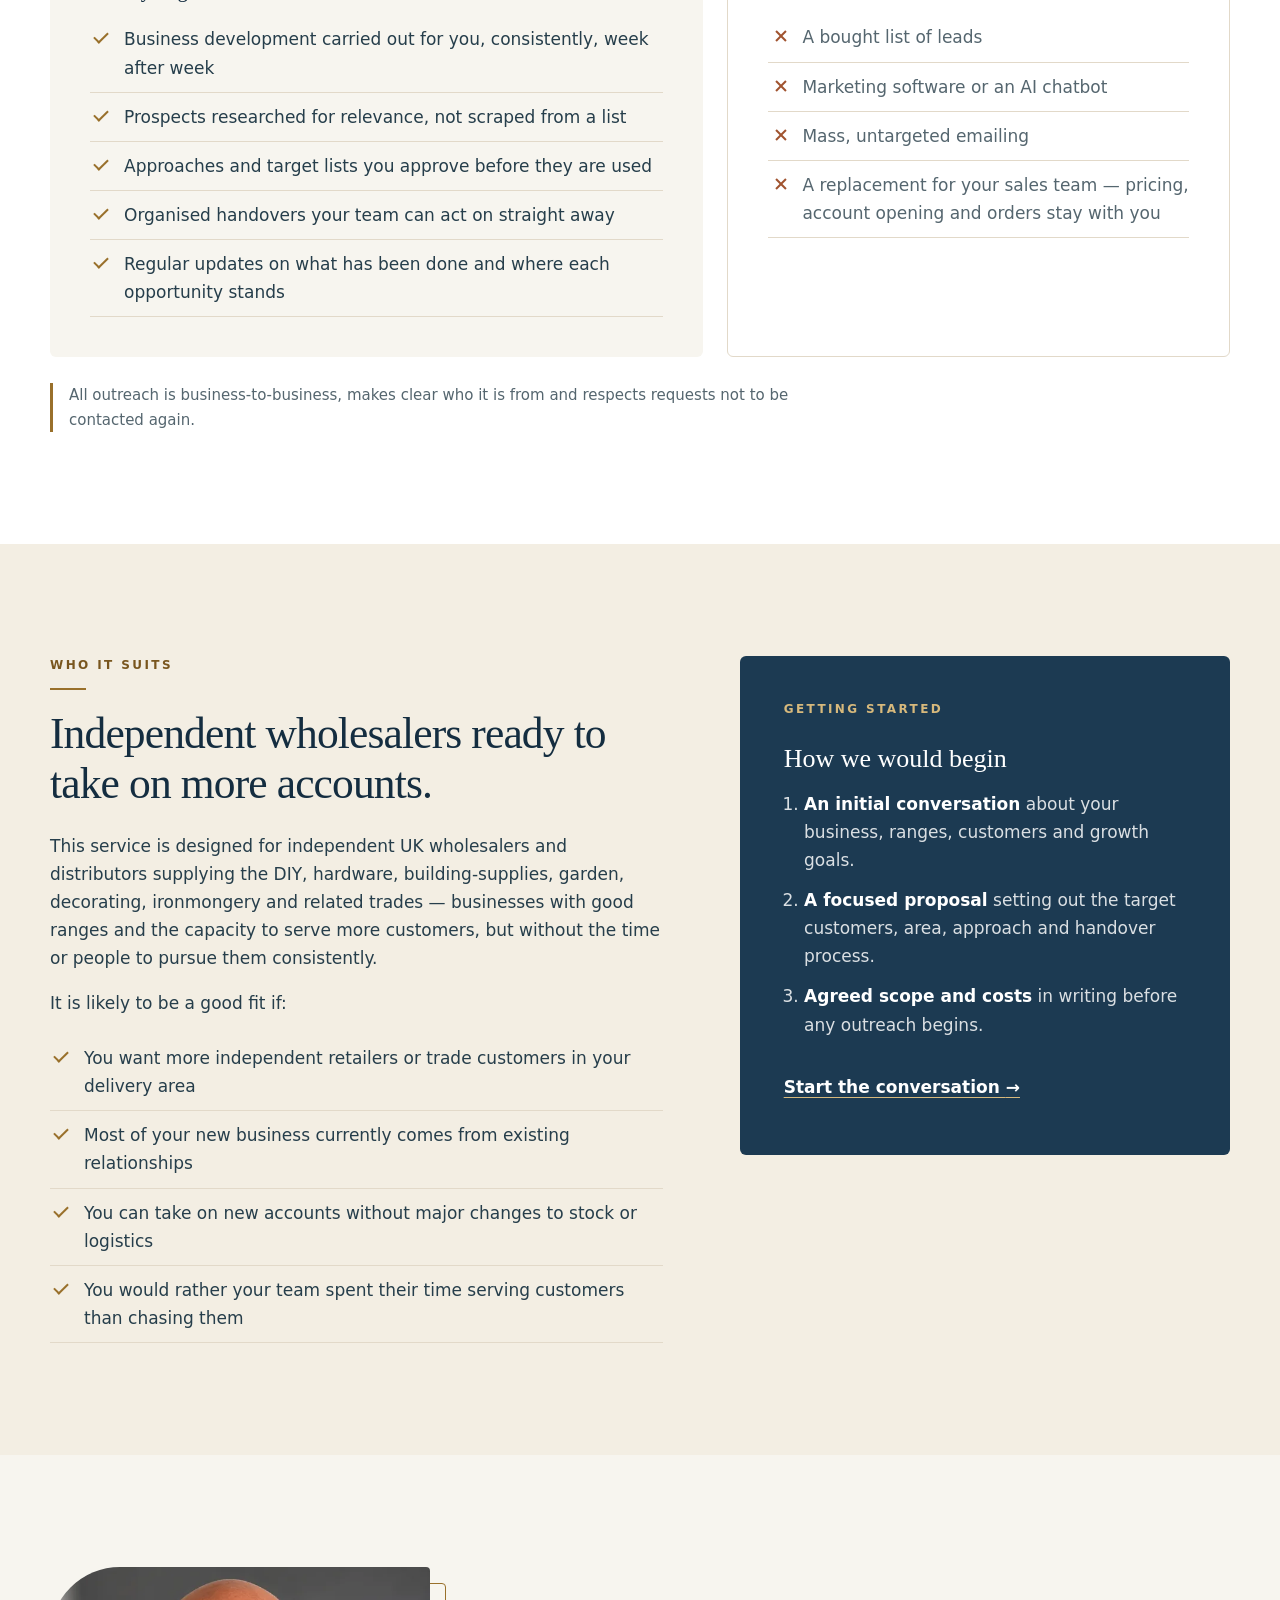
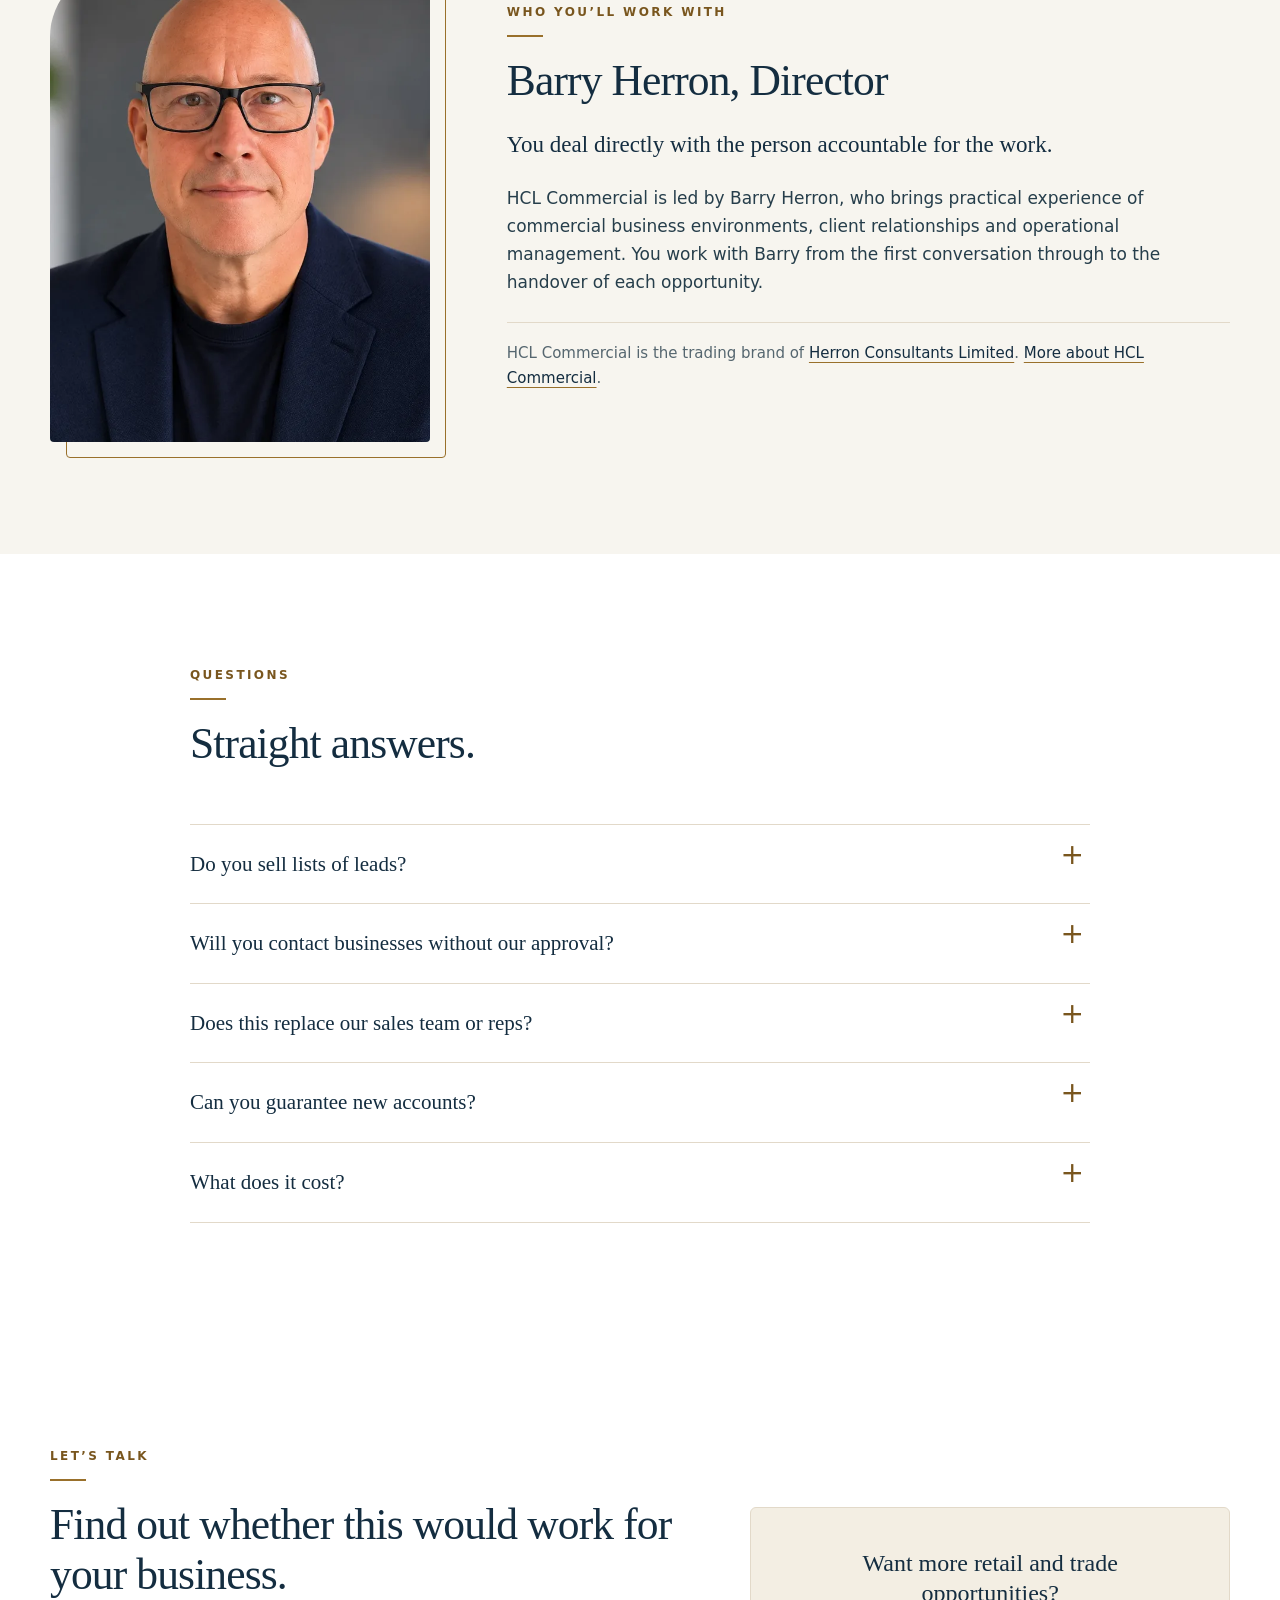
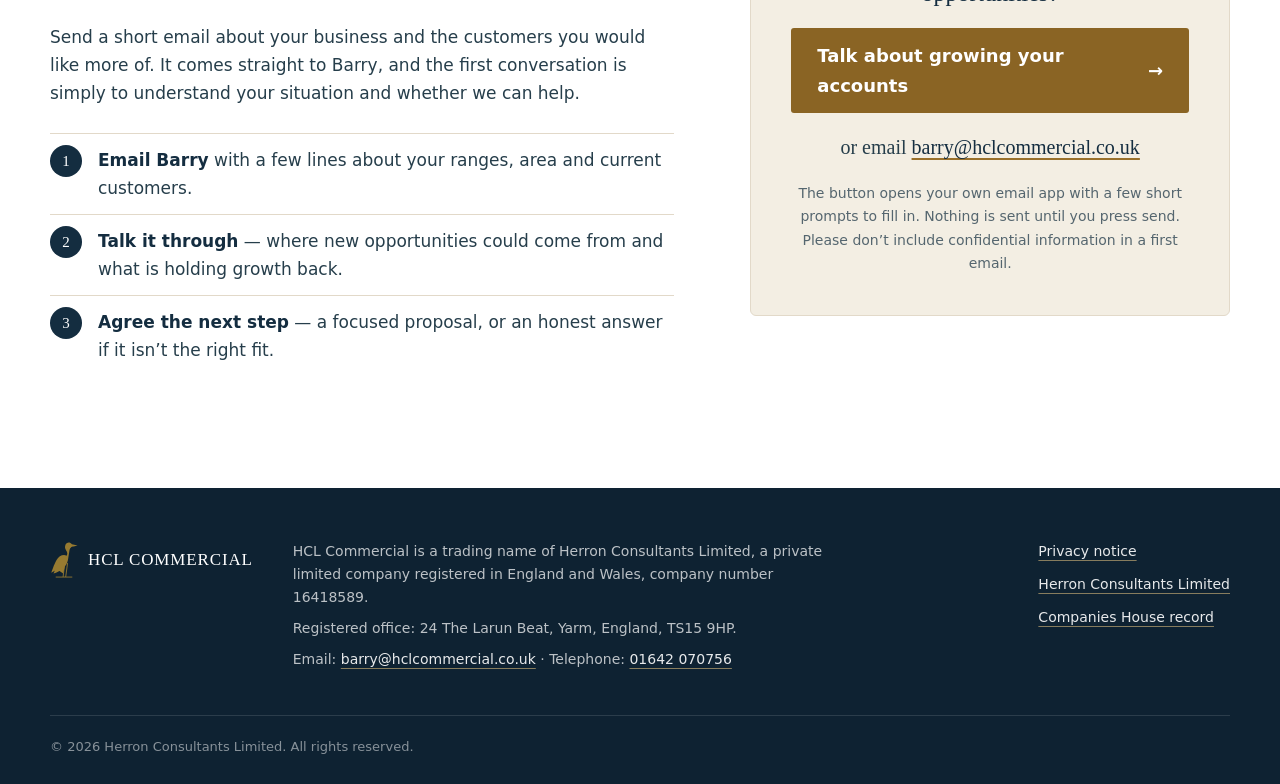
<file: wholesalers/index.html>
<!doctype html>
<html lang="en-GB">
<head>
  <meta charset="utf-8">
  <meta name="viewport" content="width=device-width, initial-scale=1">
  <title>Business development for DIY, hardware &amp; building-supplies wholesalers | HCL Commercial</title>
  <meta name="description" content="Outsourced business development for independent UK DIY, hardware and building-supplies wholesalers. HCL Commercial finds and researches suitable retailers and trade customers, approaches them and follows up consistently, then hands genuine opportunities to your team.">
  <link rel="canonical" href="https://www.hclcommercial.co.uk/wholesalers/">
  <meta name="theme-color" content="#142d40">
  <meta property="og:type" content="website">
  <meta property="og:site_name" content="HCL Commercial">
  <meta property="og:title" content="New retail and trade opportunities, found and followed up for you">
  <meta property="og:description" content="Outsourced business development for independent UK DIY, hardware and building-supplies wholesalers.">
  <meta property="og:url" content="https://www.hclcommercial.co.uk/wholesalers/">
  <meta property="og:locale" content="en_GB">
  <link rel="icon" href="/assets/heron.svg" type="image/svg+xml">
  <link rel="stylesheet" href="/assets/home.css">
  <link rel="stylesheet" href="/assets/wholesalers.css">
  <script type="application/ld+json">
  {
    "@context": "https://schema.org",
    "@type": "Service",
    "name": "Outsourced business development for DIY, hardware and building-supplies wholesalers",
    "serviceType": "Business development and opportunity generation",
    "areaServed": "GB",
    "url": "https://www.hclcommercial.co.uk/wholesalers/",
    "provider": {
      "@type": "ProfessionalService",
      "name": "HCL Commercial",
      "url": "https://www.hclcommercial.co.uk/",
      "email": "barry@hclcommercial.co.uk",
      "parentOrganization": { "@type": "Organization", "name": "Herron Consultants Limited", "url": "https://www.herronconsultantslimited.co.uk/" }
    }
  }
  </script>
</head>
<body>
  <a class="skip-link" href="#main">Skip to content</a>

  <header class="site-header">
    <div class="wrap header-inner">
      <a class="brand" href="https://www.hclcommercial.co.uk/" aria-label="HCL Commercial home">
        <img src="/assets/heron.svg" width="34" height="48" alt="">
        <span>HCL COMMERCIAL<small>Commercial growth &amp; business improvement</small></span>
      </a>
      <button class="menu-toggle" type="button" aria-expanded="false" aria-controls="navigation">
        <span class="menu-bars" aria-hidden="true"></span><span class="visually-hidden">Menu</span>
      </button>
      <nav id="navigation" aria-label="Main">
        <a href="#how">How it works</a>
        <a href="#fit">Who it suits</a>
        <a href="#faq">Questions</a>
        <a href="https://www.hclcommercial.co.uk/">HCL Commercial</a>
        <a class="button button-small" href="#contact">Let’s talk</a>
      </nav>
    </div>
  </header>

  <main id="main">
    <section class="hero" id="top" aria-labelledby="hero-title">
      <div class="wrap hero-grid">
        <div class="hero-copy">
          <p class="eyebrow">For independent UK DIY, hardware &amp; building-supplies wholesalers</p>
          <h1 id="hero-title">New retail and trade opportunities, <span>found and followed up for you.</span></h1>
          <p class="lead">
            HCL Commercial works as your outsourced business-development function. We identify
            suitable retailers and trade customers, research whether they are a genuine fit, approach
            them properly and follow up consistently — then hand interested opportunities to your team.
          </p>
          <div class="hero-actions">
            <a class="button" href="#contact">Let’s talk <span aria-hidden="true">→</span></a>
            <a class="text-link" href="#how">See how it works</a>
          </div>
          <p class="hero-note">Not lead lists, marketing software or automated bots — real, consistent business development, agreed with you and done properly.</p>
        </div>

        <aside class="hero-panel" aria-label="What HCL Commercial does for wholesalers">
          <p class="panel-label">What we take off your plate</p>
          <ol class="flow">
            <li><span>01</span><div><strong>Identify</strong> suitable retailers and trade buyers</div></li>
            <li><span>02</span><div><strong>Research</strong> whether each one is a real fit</div></li>
            <li><span>03</span><div><strong>Approach</strong> them with a targeted introduction</div></li>
            <li><span>04</span><div><strong>Follow up</strong> consistently, without gaps</div></li>
            <li><span>05</span><div><strong>Hand over</strong> interested opportunities to your team</div></li>
          </ol>
          <img class="panel-mark" src="/assets/heron.svg" width="64" height="90" alt="">
        </aside>
      </div>
    </section>

    <section class="section problem" aria-labelledby="problem-title">
      <div class="wrap">
        <div class="section-head">
          <p class="eyebrow">Sound familiar?</p>
          <h2 id="problem-title">Most wholesalers know there are more customers out there. Finding time to win them is the hard part.</h2>
        </div>
        <ul class="problem-grid problem-grid-wide" role="list">
          <li>
            <h3>Growth relies on existing relationships</h3>
            <p>Most new business comes through people you already know. It works — until a key account slows down and there is nothing in the pipeline to replace it.</p>
          </li>
          <li>
            <h3>New retailers and trade customers are hard to find</h3>
            <p>Independent hardware shops, garden centres, merchants and trade counters are spread out, and working out which ones suit your ranges and delivery area takes time.</p>
          </li>
          <li>
            <h3>Prospecting happens in bursts</h3>
            <p>Someone makes a push when it goes quiet, then the warehouse gets busy and it stops. Prospects hear from you once and never again.</p>
          </li>
          <li>
            <h3>Follow-up slips</h3>
            <p>Interested buyers ask for a price list or a catalogue, and nobody gets back to them at the right moment. Good opportunities quietly go cold.</p>
          </li>
          <li>
            <h3>Owners and reps have too little time</h3>
            <p>The people best placed to win new accounts are also running buying, stock, deliveries and existing customers. Growth work is always tomorrow’s job.</p>
          </li>
        </ul>
      </div>
    </section>

    <section class="section approach" id="how" aria-labelledby="how-title">
      <div class="wrap">
        <div class="section-head section-head-light">
          <p class="eyebrow">How it works</p>
          <h2 id="how-title">A steady, organised business-development process — run for you.</h2>
        </div>
        <ol class="process">
          <li>
            <span class="step-number">01</span>
            <h3>Agree who you want to win</h3>
            <p>We start with your ranges, delivery area, minimum order, capacity and best existing customers, and agree a clear profile of the retailers and trade buyers worth pursuing.</p>
          </li>
          <li>
            <span class="step-number">02</span>
            <h3>Identify and research prospects</h3>
            <p>We build a focused list of businesses that match that profile, and check each one for relevance — what they sell, where they are and whether your ranges make sense for them.</p>
          </li>
          <li>
            <span class="step-number">03</span>
            <h3>Prepare targeted approaches</h3>
            <p>We draft introductions that speak to each type of buyer and explain what you offer them. You approve the wording and the target list before anything goes out.</p>
          </li>
          <li>
            <span class="step-number">04</span>
            <h3>Manage consistent follow-up</h3>
            <p>Approaches are followed up on an agreed rhythm and through agreed channels, so promising conversations are kept moving and nothing is left hanging.</p>
          </li>
          <li>
            <span class="step-number">05</span>
            <h3>Hand over interested opportunities</h3>
            <p>When a buyer is interested, your team receives an organised handover: who they are, what they are interested in, what has been discussed and the agreed next step.</p>
          </li>
        </ol>
      </div>
    </section>

    <section class="section" aria-labelledby="control-title">
      <div class="wrap">
        <div class="section-head">
          <p class="eyebrow">What this is — and isn’t</p>
          <h2 id="control-title">An extension of your sales effort, with you in control.</h2>
        </div>
        <div class="is-isnt">
          <div class="is-card">
            <h3>What you get</h3>
            <ul class="ticks">
              <li>Business development carried out for you, consistently, week after week</li>
              <li>Prospects researched for relevance, not scraped from a list</li>
              <li>Approaches and target lists you approve before they are used</li>
              <li>Organised handovers your team can act on straight away</li>
              <li>Regular updates on what has been done and where each opportunity stands</li>
            </ul>
          </div>
          <div class="isnt-card">
            <h3>What it isn’t</h3>
            <ul class="crosses">
              <li>A bought list of leads</li>
              <li>Marketing software or an AI chatbot</li>
              <li>Mass, untargeted emailing</li>
              <li>A replacement for your sales team — pricing, account opening and orders stay with you</li>
            </ul>
          </div>
        </div>
        <p class="compliance-note">All outreach is business-to-business, makes clear who it is from and respects requests not to be contacted again.</p>
      </div>
    </section>

    <section class="section services" id="fit" aria-labelledby="fit-title">
      <div class="wrap who-grid">
        <div>
          <p class="eyebrow">Who it suits</p>
          <h2 id="fit-title">Independent wholesalers ready to take on more accounts.</h2>
          <p>
            This service is designed for independent UK wholesalers and distributors supplying the DIY,
            hardware, building-supplies, garden, decorating, ironmongery and related trades — businesses
            with good ranges and the capacity to serve more customers, but without the time or people to
            pursue them consistently.
          </p>
          <p>It is likely to be a good fit if:</p>
          <ul class="ticks">
            <li>You want more independent retailers or trade customers in your delivery area</li>
            <li>Most of your new business currently comes from existing relationships</li>
            <li>You can take on new accounts without major changes to stock or logistics</li>
            <li>You would rather your team spent their time serving customers than chasing them</li>
          </ul>
        </div>
        <aside class="sector-card" aria-labelledby="start-title">
          <p class="panel-label">Getting started</p>
          <h3 id="start-title">How we would begin</h3>
          <ol class="start-steps">
            <li><strong>An initial conversation</strong> about your business, ranges, customers and growth goals.</li>
            <li><strong>A focused proposal</strong> setting out the target customers, area, approach and handover process.</li>
            <li><strong>Agreed scope and costs</strong> in writing before any outreach begins.</li>
          </ol>
          <a class="text-link text-link-light" href="#contact">Start the conversation <span aria-hidden="true">→</span></a>
        </aside>
      </div>
    </section>

    <section class="section about" aria-labelledby="about-title">
      <div class="wrap about-grid">
        <picture class="about-photo">
          <source srcset="/assets/barry-herron.webp" type="image/webp">
          <img src="/assets/barry-herron.jpg" alt="Barry Herron, Director of HCL Commercial" width="640" height="800" loading="lazy" decoding="async">
        </picture>
        <div class="about-copy">
          <p class="eyebrow">Who you’ll work with</p>
          <h2 id="about-title">Barry Herron, Director</h2>
          <p class="about-lead">You deal directly with the person accountable for the work.</p>
          <p>
            HCL Commercial is led by Barry Herron, who brings practical experience of commercial
            business environments, client relationships and operational management. You work with Barry
            from the first conversation through to the handover of each opportunity.
          </p>
          <p class="about-parent">
            HCL Commercial is the trading brand of
            <a href="https://www.herronconsultantslimited.co.uk/" rel="noopener">Herron Consultants Limited</a>.
            <a href="https://www.hclcommercial.co.uk/">More about HCL Commercial</a>.
          </p>
        </div>
      </div>
    </section>

    <section class="section" id="faq" aria-labelledby="faq-title">
      <div class="wrap faq-wrap">
        <div class="section-head">
          <p class="eyebrow">Questions</p>
          <h2 id="faq-title">Straight answers.</h2>
        </div>
        <div class="faq">
          <details>
            <summary>Do you sell lists of leads?</summary>
            <p>No. We identify and research prospects specifically for your business, approach them and follow up. The work is in finding the right buyers and turning interest into a conversation with your team.</p>
          </details>
          <details>
            <summary>Will you contact businesses without our approval?</summary>
            <p>No. You approve the target profile, the list and the wording of approaches before anything is sent, including how we introduce ourselves on your behalf.</p>
          </details>
          <details>
            <summary>Does this replace our sales team or reps?</summary>
            <p>No. It gives them a steady flow of researched, interested prospects. Pricing, terms, account opening and orders stay with your business.</p>
          </details>
          <details>
            <summary>Can you guarantee new accounts?</summary>
            <p>No — and anyone who does should be treated with caution. What we commit to is consistent, well-targeted activity, organised follow-up and clear updates on where every opportunity stands. We hand over interested opportunities; whether they become customers depends on your pricing, terms and sales process.</p>
          </details>
          <details>
            <summary>What does it cost?</summary>
            <p>It depends on the scope — the number and type of prospects, the area covered and the level of follow-up. We agree the scope and costs with you in writing before any work starts.</p>
          </details>
        </div>
      </div>
    </section>

    <section class="section contact" id="contact" aria-labelledby="contact-title">
      <div class="wrap contact-grid">
        <div>
          <p class="eyebrow">Let’s talk</p>
          <h2 id="contact-title">Find out whether this would work for your business.</h2>
          <p>
            Send a short email about your business and the customers you would like more of. It comes
            straight to Barry, and the first conversation is simply to understand your situation and whether
            we can help.
          </p>
          <ol class="cta-steps">
            <li><strong>Email Barry</strong> with a few lines about your ranges, area and current customers.</li>
            <li><strong>Talk it through</strong> — where new opportunities could come from and what is holding growth back.</li>
            <li><strong>Agree the next step</strong> — a focused proposal, or an honest answer if it isn’t the right fit.</li>
          </ol>
        </div>
        <div class="contact-card">
          <p class="contact-card-title">Want more retail and trade opportunities?</p>
          <a class="button button-large" href="mailto:barry@hclcommercial.co.uk?subject=Wholesale%20business%20development%20enquiry&amp;body=Hello%20Barry%2C%0A%0AOur%20business%20and%20main%20ranges%3A%0A%0A%0AThe%20area%20we%20deliver%20to%3A%0A%0A%0AThe%20types%20of%20customer%20we%20would%20like%20more%20of%20%28e.g.%20independent%20retailers%2C%20garden%20centres%2C%20merchants%2C%20trade%20counters%29%3A%0A%0A%0AHow%20we%20win%20new%20business%20at%20the%20moment%3A%0A%0A%0ABest%20way%20to%20reach%20me%3A%0A">Talk about growing your accounts <span aria-hidden="true">→</span></a>
          <p class="contact-email">or email <a href="mailto:barry@hclcommercial.co.uk?subject=Wholesale%20business%20development%20enquiry">barry@hclcommercial.co.uk</a></p>
          <p class="contact-note">The button opens your own email app with a few short prompts to fill in. Nothing is sent until you press send. Please don’t include confidential information in a first email.</p>
        </div>
      </div>
    </section>
  </main>

  <footer class="site-footer">
    <div class="wrap footer-grid">
      <div class="footer-brand">
        <img src="/assets/heron.svg" width="28" height="40" alt="">
        <span>HCL COMMERCIAL</span>
      </div>
      <div class="footer-legal">
        <p>HCL Commercial is a trading name of Herron Consultants Limited, a private limited company registered in England and Wales, company number 16418589.</p>
        <p>Registered office: 24 The Larun Beat, Yarm, England, <span class="nowrap">TS15 9HP</span>.</p>
        <p>Email: <a href="mailto:barry@hclcommercial.co.uk">barry@hclcommercial.co.uk</a> · Telephone: <a href="tel:+441642070756">01642 070756</a></p>
      </div>
      <nav class="footer-links" aria-label="Legal and company">
        <a href="https://www.hclcommercial.co.uk/privacy.html">Privacy notice</a>
        <a href="https://www.herronconsultantslimited.co.uk/" rel="noopener">Herron Consultants Limited</a>
        <a href="https://find-and-update.company-information.service.gov.uk/company/16418589" rel="noopener">Companies House record</a>
      </nav>
    </div>
    <div class="wrap footer-base"><p>© <span data-year>2026</span> Herron Consultants Limited. All rights reserved.</p></div>
  </footer>

  <script src="/assets/home.js" defer></script>
</body>
</html>
</file>
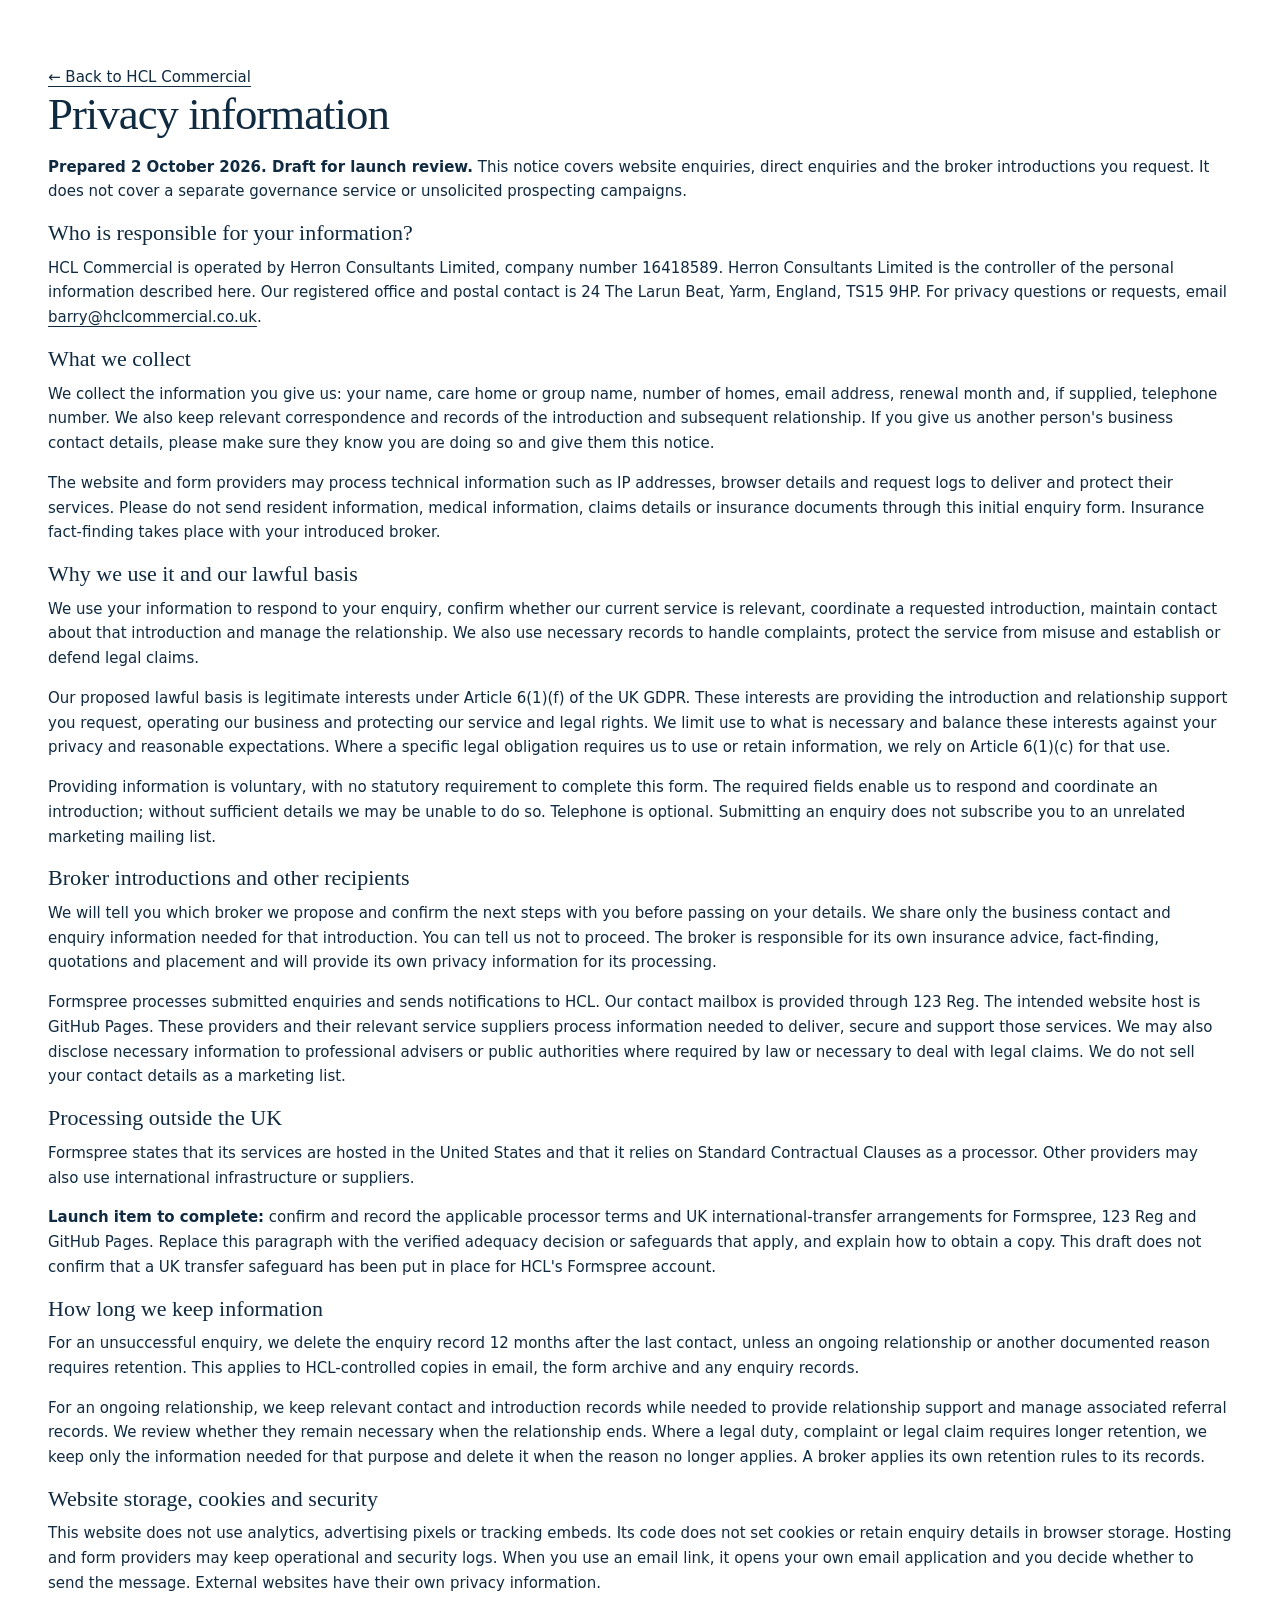
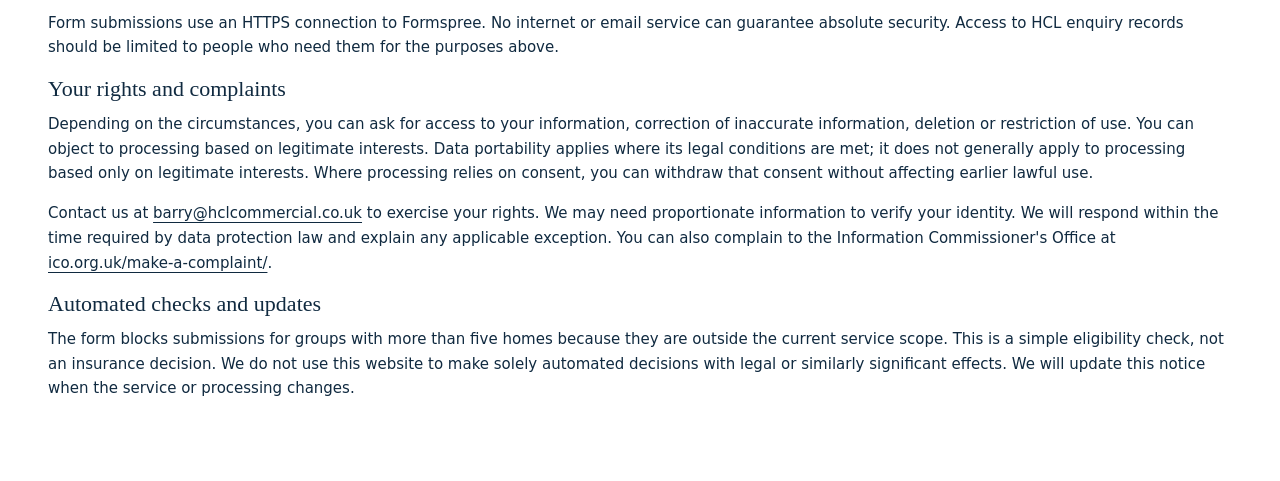
<file: privacy-policy.html>
<!doctype html><html lang="en-GB"><head><meta charset="utf-8"><meta name="viewport" content="width=device-width,initial-scale=1"><meta name="robots" content="noindex"><title>Privacy information | HCL Commercial</title><link rel="stylesheet" href="styles.css"></head><body><main class="wrap section"><a href="index.html">← Back to HCL Commercial</a><h1>Privacy information</h1><p><strong>Prepared 2 October 2026. Draft for launch review.</strong> This notice covers website enquiries, direct enquiries and the broker introductions you request. It does not cover a separate governance service or unsolicited prospecting campaigns.</p>
<h3>Who is responsible for your information?</h3>
<p>HCL Commercial is operated by Herron Consultants Limited, company number 16418589. Herron Consultants Limited is the controller of the personal information described here. Our registered office and postal contact is 24 The Larun Beat, Yarm, England, TS15 9HP. For privacy questions or requests, email <a href="mailto:barry@hclcommercial.co.uk">barry@hclcommercial.co.uk</a>.</p>
<h3>What we collect</h3>
<p>We collect the information you give us: your name, care home or group name, number of homes, email address, renewal month and, if supplied, telephone number. We also keep relevant correspondence and records of the introduction and subsequent relationship. If you give us another person's business contact details, please make sure they know you are doing so and give them this notice.</p>
<p>The website and form providers may process technical information such as IP addresses, browser details and request logs to deliver and protect their services. Please do not send resident information, medical information, claims details or insurance documents through this initial enquiry form. Insurance fact-finding takes place with your introduced broker.</p>
<h3>Why we use it and our lawful basis</h3>
<p>We use your information to respond to your enquiry, confirm whether our current service is relevant, coordinate a requested introduction, maintain contact about that introduction and manage the relationship. We also use necessary records to handle complaints, protect the service from misuse and establish or defend legal claims.</p>
<p>Our proposed lawful basis is legitimate interests under Article 6(1)(f) of the UK GDPR. These interests are providing the introduction and relationship support you request, operating our business and protecting our service and legal rights. We limit use to what is necessary and balance these interests against your privacy and reasonable expectations. Where a specific legal obligation requires us to use or retain information, we rely on Article 6(1)(c) for that use.</p>
<p>Providing information is voluntary, with no statutory requirement to complete this form. The required fields enable us to respond and coordinate an introduction; without sufficient details we may be unable to do so. Telephone is optional. Submitting an enquiry does not subscribe you to an unrelated marketing mailing list.</p>
<h3>Broker introductions and other recipients</h3>
<p>We will tell you which broker we propose and confirm the next steps with you before passing on your details. We share only the business contact and enquiry information needed for that introduction. You can tell us not to proceed. The broker is responsible for its own insurance advice, fact-finding, quotations and placement and will provide its own privacy information for its processing.</p>
<p>Formspree processes submitted enquiries and sends notifications to HCL. Our contact mailbox is provided through 123 Reg. The intended website host is GitHub Pages. These providers and their relevant service suppliers process information needed to deliver, secure and support those services. We may also disclose necessary information to professional advisers or public authorities where required by law or necessary to deal with legal claims. We do not sell your contact details as a marketing list.</p>
<h3>Processing outside the UK</h3>
<p>Formspree states that its services are hosted in the United States and that it relies on Standard Contractual Clauses as a processor. Other providers may also use international infrastructure or suppliers.</p>
<p><strong>Launch item to complete:</strong> confirm and record the applicable processor terms and UK international-transfer arrangements for Formspree, 123 Reg and GitHub Pages. Replace this paragraph with the verified adequacy decision or safeguards that apply, and explain how to obtain a copy. This draft does not confirm that a UK transfer safeguard has been put in place for HCL's Formspree account.</p>
<h3>How long we keep information</h3>
<p>For an unsuccessful enquiry, we delete the enquiry record 12 months after the last contact, unless an ongoing relationship or another documented reason requires retention. This applies to HCL-controlled copies in email, the form archive and any enquiry records.</p>
<p>For an ongoing relationship, we keep relevant contact and introduction records while needed to provide relationship support and manage associated referral records. We review whether they remain necessary when the relationship ends. Where a legal duty, complaint or legal claim requires longer retention, we keep only the information needed for that purpose and delete it when the reason no longer applies. A broker applies its own retention rules to its records.</p>
<h3>Website storage, cookies and security</h3>
<p>This website does not use analytics, advertising pixels or tracking embeds. Its code does not set cookies or retain enquiry details in browser storage. Hosting and form providers may keep operational and security logs. When you use an email link, it opens your own email application and you decide whether to send the message. External websites have their own privacy information.</p>
<p>Form submissions use an HTTPS connection to Formspree. No internet or email service can guarantee absolute security. Access to HCL enquiry records should be limited to people who need them for the purposes above.</p>
<h3>Your rights and complaints</h3>
<p>Depending on the circumstances, you can ask for access to your information, correction of inaccurate information, deletion or restriction of use. You can object to processing based on legitimate interests. Data portability applies where its legal conditions are met; it does not generally apply to processing based only on legitimate interests. Where processing relies on consent, you can withdraw that consent without affecting earlier lawful use.</p>
<p>Contact us at <a href="mailto:barry@hclcommercial.co.uk">barry@hclcommercial.co.uk</a> to exercise your rights. We may need proportionate information to verify your identity. We will respond within the time required by data protection law and explain any applicable exception. You can also complain to the Information Commissioner's Office at <a href="https://ico.org.uk/make-a-complaint/">ico.org.uk/make-a-complaint/</a>.</p>
<h3>Automated checks and updates</h3>
<p>The form blocks submissions for groups with more than five homes because they are outside the current service scope. This is a simple eligibility check, not an insurance decision. We do not use this website to make solely automated decisions with legal or similarly significant effects. We will update this notice when the service or processing changes.</p></main></body></html>
</file>
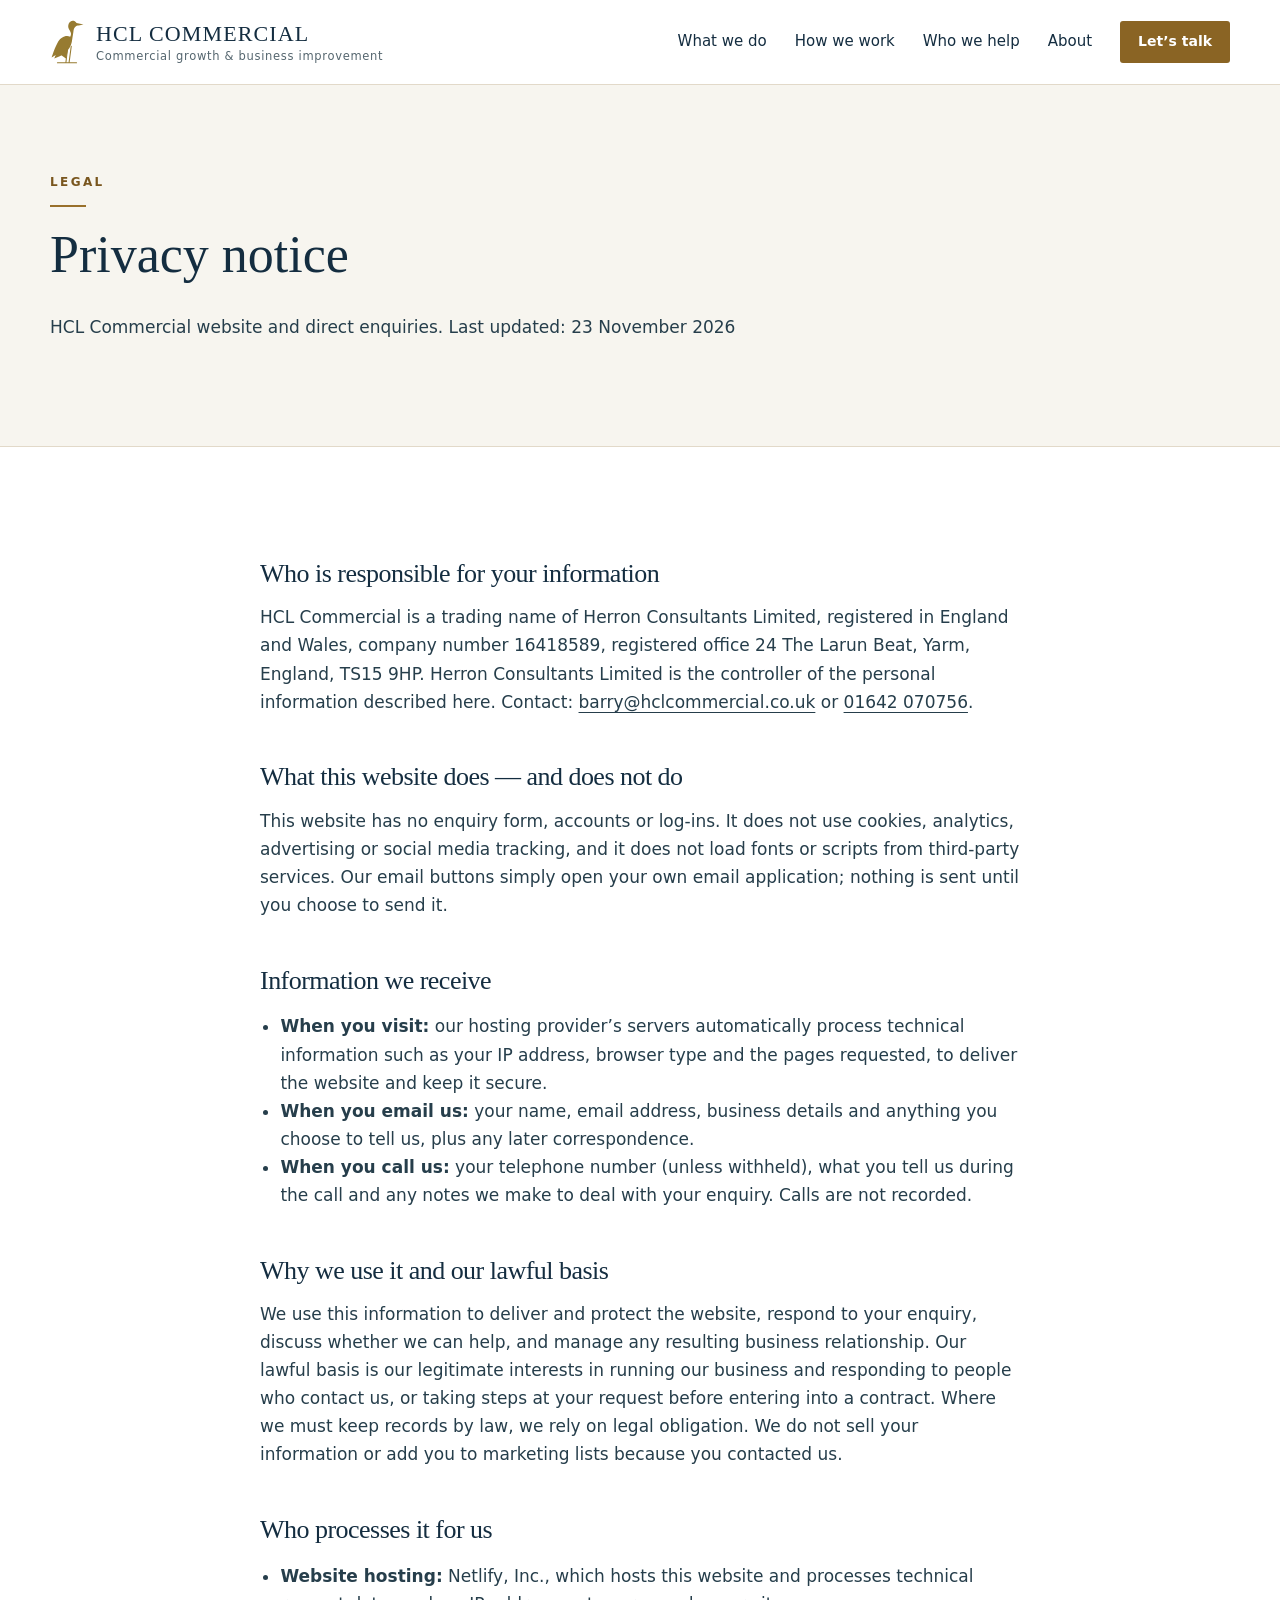
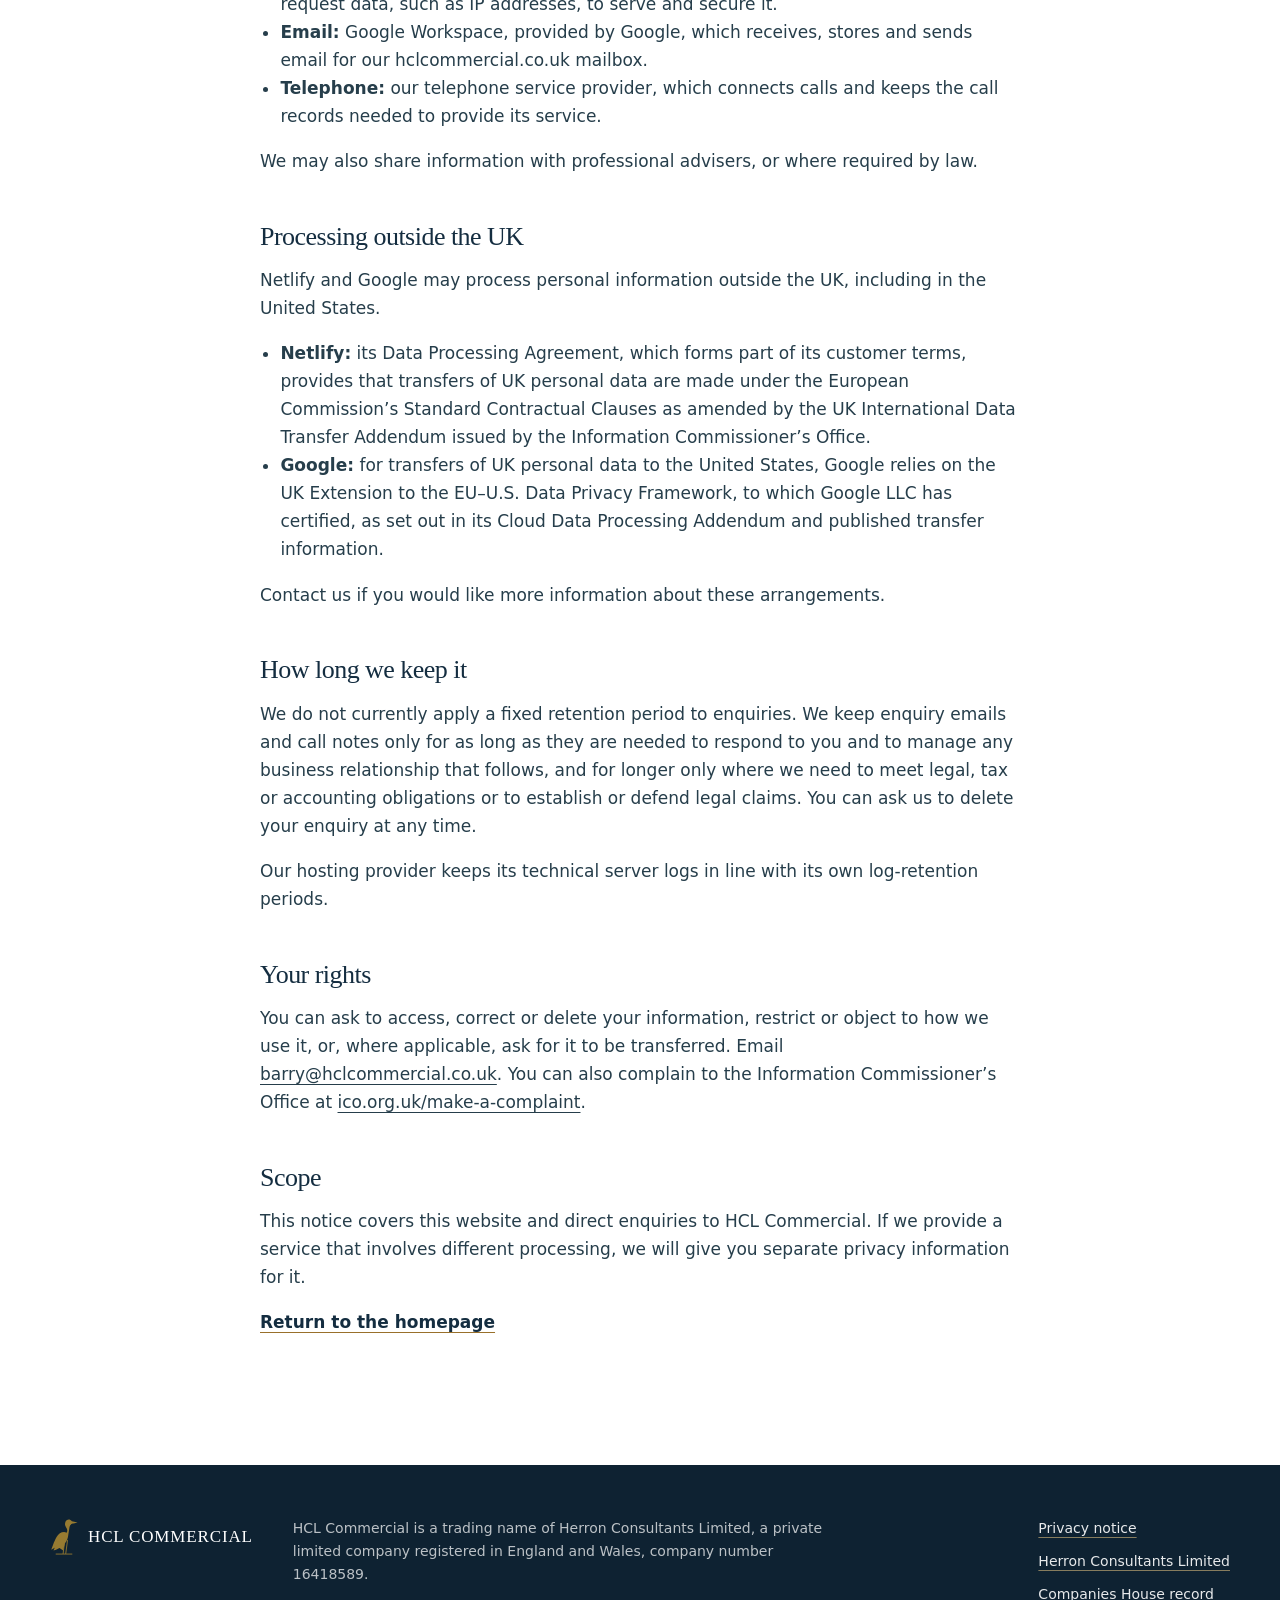
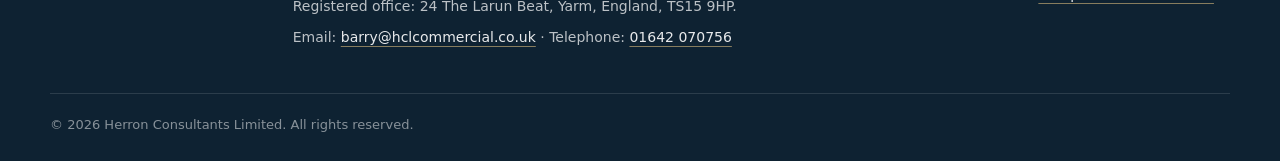
<file: privacy.html>
<!doctype html>
<html lang="en-GB">
<head>
  <meta charset="utf-8">
  <meta name="viewport" content="width=device-width, initial-scale=1">
  <title>Privacy notice | HCL Commercial</title>
  <meta name="description" content="How HCL Commercial, a trading name of Herron Consultants Limited, handles personal information from this website and enquiries.">
  <link rel="canonical" href="https://www.hclcommercial.co.uk/privacy.html">
  <meta name="theme-color" content="#142d40">
  <link rel="icon" href="assets/heron.svg" type="image/svg+xml">
  <link rel="stylesheet" href="assets/home.css">
</head>
<body>
  <a class="skip-link" href="#main">Skip to content</a>
  <header class="site-header">
    <div class="wrap header-inner">
      <a class="brand" href="index.html" aria-label="HCL Commercial home">
        <img src="assets/heron.svg" width="34" height="48" alt="">
        <span>HCL COMMERCIAL<small>Commercial growth &amp; business improvement</small></span>
      </a>
      <button class="menu-toggle" type="button" aria-expanded="false" aria-controls="navigation">
        <span class="menu-bars" aria-hidden="true"></span><span class="visually-hidden">Menu</span>
      </button>
      <nav id="navigation" aria-label="Main">
        <a href="index.html#services">What we do</a>
        <a href="index.html#approach">How we work</a>
        <a href="index.html#who">Who we help</a>
        <a href="index.html#about">About</a>
        <a class="button button-small" href="index.html#contact">Let’s talk</a>
      </nav>
    </div>
  </header>

  <main id="main">
    <div class="page-head">
      <div class="wrap">
        <p class="eyebrow">Legal</p>
        <h1>Privacy notice</h1>
        <p>HCL Commercial website and direct enquiries. Last updated: 23 November 2026</p>
      </div>
    </div>

    <section class="section">
      <div class="wrap policy">
        <h2>Who is responsible for your information</h2>
        <p>
          HCL Commercial is a trading name of Herron Consultants Limited, registered in England and
          Wales, company number 16418589, registered office 24 The Larun Beat, Yarm, England, TS15 9HP.
          Herron Consultants Limited is the controller of the personal information described here.
          Contact: <a href="mailto:barry@hclcommercial.co.uk">barry@hclcommercial.co.uk</a> or
          <a href="tel:+441642070756">01642 070756</a>.
        </p>

        <h2>What this website does — and does not do</h2>
        <p>
          This website has no enquiry form, accounts or log-ins. It does not use cookies, analytics,
          advertising or social media tracking, and it does not load fonts or scripts from third-party
          services. Our email buttons simply open your own email application; nothing is sent until you
          choose to send it.
        </p>

        <h2>Information we receive</h2>
        <ul>
          <li><strong>When you visit:</strong> our hosting provider’s servers automatically process technical information such as your IP address, browser type and the pages requested, to deliver the website and keep it secure.</li>
          <li><strong>When you email us:</strong> your name, email address, business details and anything you choose to tell us, plus any later correspondence.</li>
          <li><strong>When you call us:</strong> your telephone number (unless withheld), what you tell us during the call and any notes we make to deal with your enquiry. Calls are not recorded.</li>
        </ul>

        <h2>Why we use it and our lawful basis</h2>
        <p>
          We use this information to deliver and protect the website, respond to your enquiry, discuss
          whether we can help, and manage any resulting business relationship. Our lawful basis is our
          legitimate interests in running our business and responding to people who contact us, or taking
          steps at your request before entering into a contract. Where we must keep records by law, we rely
          on legal obligation. We do not sell your information or add you to marketing lists because you
          contacted us.
        </p>

        <h2>Who processes it for us</h2>
        <ul>
          <li><strong>Website hosting:</strong> Netlify, Inc., which hosts this website and processes technical request data, such as IP addresses, to serve and secure it.</li>
          <li><strong>Email:</strong> Google Workspace, provided by Google, which receives, stores and sends email for our hclcommercial.co.uk mailbox.</li>
          <li><strong>Telephone:</strong> our telephone service provider, which connects calls and keeps the call records needed to provide its service.</li>
        </ul>
        <p>We may also share information with professional advisers, or where required by law.</p>

        <h2>Processing outside the UK</h2>
        <p>Netlify and Google may process personal information outside the UK, including in the United States.</p>
        <ul>
          <li><strong>Netlify:</strong> its Data Processing Agreement, which forms part of its customer terms, provides that transfers of UK personal data are made under the European Commission’s Standard Contractual Clauses as amended by the UK International Data Transfer Addendum issued by the Information Commissioner’s Office.</li>
          <li><strong>Google:</strong> for transfers of UK personal data to the United States, Google relies on the UK Extension to the EU–U.S. Data Privacy Framework, to which Google LLC has certified, as set out in its Cloud Data Processing Addendum and published transfer information.</li>
        </ul>
        <p>Contact us if you would like more information about these arrangements.</p>

        <h2>How long we keep it</h2>
        <p>
          We do not currently apply a fixed retention period to enquiries. We keep enquiry emails and call
          notes only for as long as they are needed to respond to you and to manage any business relationship
          that follows, and for longer only where we need to meet legal, tax or accounting obligations or to
          establish or defend legal claims. You can ask us to delete your enquiry at any time.
        </p>
        <p>
          Our hosting provider keeps its technical server logs in line with its own log-retention periods.
        </p>

        <h2>Your rights</h2>
        <p>
          You can ask to access, correct or delete your information, restrict or object to how we use it,
          or, where applicable, ask for it to be transferred. Email
          <a href="mailto:barry@hclcommercial.co.uk">barry@hclcommercial.co.uk</a>. You can also complain
          to the Information Commissioner’s Office at
          <a href="https://ico.org.uk/make-a-complaint/" rel="noopener">ico.org.uk/make-a-complaint</a>.
        </p>

        <h2>Scope</h2>
        <p>
          This notice covers this website and direct enquiries to HCL Commercial. If we provide a service
          that involves different processing, we will give you separate privacy information for it.
        </p>
        <p><a class="text-link" href="index.html">Return to the homepage</a></p>
      </div>
    </section>
  </main>

  <footer class="site-footer">
    <div class="wrap footer-grid">
      <div class="footer-brand">
        <img src="assets/heron.svg" width="28" height="40" alt="">
        <span>HCL COMMERCIAL</span>
      </div>
      <div class="footer-legal">
        <p>HCL Commercial is a trading name of Herron Consultants Limited, a private limited company registered in England and Wales, company number 16418589.</p>
        <p>Registered office: 24 The Larun Beat, Yarm, England, <span class="nowrap">TS15 9HP</span>.</p>
        <p>Email: <a href="mailto:barry@hclcommercial.co.uk">barry@hclcommercial.co.uk</a> · Telephone: <a href="tel:+441642070756">01642 070756</a></p>
      </div>
      <nav class="footer-links" aria-label="Legal and company">
        <a href="privacy.html" aria-current="page">Privacy notice</a>
        <a href="https://www.herronconsultantslimited.co.uk/" rel="noopener">Herron Consultants Limited</a>
        <a href="https://find-and-update.company-information.service.gov.uk/company/16418589" rel="noopener">Companies House record</a>
      </nav>
    </div>
    <div class="wrap footer-base"><p>© <span data-year>2026</span> Herron Consultants Limited. All rights reserved.</p></div>
  </footer>
  <script src="assets/home.js" defer></script>
</body>
</html>
</file>
<file: assets/home.css>
/* HCL Commercial — homepage styles (the /care-homes/ page keeps using /styles.css) */
:root {
  --navy: #142d40;
  --navy-2: #1c3a52;
  --navy-deep: #0e2232;
  --gold: #99702b;
  --gold-dark: #79561e;
  --gold-light: #d7b97c;
  --ivory: #f7f5ef;
  --sand: #f3eee3;
  --ink: #263e4b;
  --muted: #55666f;
  --line: #e2d9c9;
  --white: #fff;
  --serif: Georgia, "Iowan Old Style", "Times New Roman", serif;
  --sans: system-ui, -apple-system, BlinkMacSystemFont, "Segoe UI", Roboto, sans-serif;
  --header-h: 84px;
}

*, *::before, *::after { box-sizing: border-box; }
html { scroll-behavior: smooth; scroll-padding-top: var(--header-h); -webkit-text-size-adjust: 100%; }
@media (prefers-reduced-motion: reduce) { html { scroll-behavior: auto; } }
body { margin: 0; background: var(--white); color: var(--ink); font: 17px/1.65 var(--sans); -webkit-font-smoothing: antialiased; }
h1, h2, h3 { font-family: var(--serif); font-weight: 400; color: var(--navy); margin: 0 0 .55em; line-height: 1.15; }
h2 { font-size: clamp(30px, 3.4vw, 44px); letter-spacing: -.02em; }
h3 { font-size: 21px; line-height: 1.3; }
p { margin: 0 0 1em; }
a { color: inherit; text-underline-offset: 4px; }
img { max-width: 100%; }
:focus-visible { outline: 3px solid #23659a; outline-offset: 4px; }

.wrap { width: min(1180px, calc(100% - 64px)); margin-inline: auto; }
.visually-hidden { position: absolute !important; width: 1px; height: 1px; overflow: hidden; clip: rect(0 0 0 0); white-space: nowrap; }
.skip-link { position: absolute; left: 16px; top: -60px; z-index: 100; background: var(--navy); color: #fff; padding: 10px 16px; }
.skip-link:focus { top: 12px; }
.nowrap { white-space: nowrap; }

/* Buttons and links */
.button {
  display: inline-flex; align-items: center; justify-content: center; gap: 14px;
  min-height: 50px; padding: 13px 26px; border-radius: 3px; border: 0;
  background: #8a6424; color: #fff; font-weight: 650; font-size: 16px; text-decoration: none;
}
.button:hover { background: var(--gold-dark); }
.button-small { min-height: 42px; padding: 9px 18px; font-size: 14px; }
.button-large { min-height: 58px; font-size: 18px; width: 100%; }
.text-link { font-weight: 600; color: var(--navy); text-decoration: underline; text-decoration-color: var(--gold); }
.text-link:hover { color: var(--gold-dark); }
.text-link-light { color: #fff; text-decoration-color: var(--gold-light); }
.text-link-light:hover { color: var(--gold-light); }

/* Eyebrows and section heads */
.eyebrow { text-transform: uppercase; font-size: 12px; letter-spacing: .2em; font-weight: 700; color: var(--gold-dark); margin-bottom: 18px; }
.eyebrow::after { content: ""; display: block; width: 36px; height: 2px; background: var(--gold); margin-top: 12px; }
.section { padding-block: clamp(64px, 9vw, 112px); }
.section-head { max-width: 760px; margin-bottom: clamp(36px, 5vw, 56px); }
.section-intro { font-size: 19px; color: var(--muted); }

/* Header */
.site-header { position: sticky; top: 0; z-index: 30; background: #fff; border-bottom: 1px solid var(--line); }
.header-inner { display: flex; align-items: center; justify-content: space-between; gap: 24px; min-height: var(--header-h); }
.brand { display: flex; align-items: center; gap: 12px; text-decoration: none; }
.brand span { font-family: var(--serif); color: var(--navy); font-size: 22px; letter-spacing: .05em; line-height: 1.15; }
.brand small { display: block; font-family: var(--sans); font-size: 11.5px; letter-spacing: .06em; color: var(--muted); margin-top: 4px; }
#navigation { display: flex; align-items: center; gap: 28px; }
#navigation > a:not(.button) { font-size: 15px; text-decoration: none; color: var(--navy); padding-block: 6px; border-bottom: 2px solid transparent; }
#navigation > a:not(.button):hover { border-bottom-color: var(--gold); }
.menu-toggle { display: none; width: 46px; height: 46px; border: 1px solid var(--line); border-radius: 4px; background: #fff; cursor: pointer; position: relative; }
.menu-bars, .menu-bars::before, .menu-bars::after { position: absolute; left: 12px; width: 20px; height: 2px; background: var(--navy); content: ""; }
.menu-bars { top: 22px; }
.menu-bars::before { top: -6px; left: 0; }
.menu-bars::after { top: 6px; left: 0; }
.menu-toggle[aria-expanded="true"] .menu-bars { background: transparent; }
.menu-toggle[aria-expanded="true"] .menu-bars::before { top: 0; transform: rotate(45deg); }
.menu-toggle[aria-expanded="true"] .menu-bars::after { top: 0; transform: rotate(-45deg); }

/* Hero */
.hero { background: var(--ivory); border-bottom: 1px solid var(--line); }
.hero-grid { display: grid; grid-template-columns: 1.35fr 1fr; gap: clamp(40px, 6vw, 80px); align-items: center; padding-block: clamp(64px, 9vw, 120px); }
.hero h1 { font-size: clamp(40px, 5.2vw, 66px); line-height: 1.04; letter-spacing: -.035em; margin-bottom: 26px; }
.hero h1 span { display: block; color: var(--gold-dark); }
.lead { font-size: clamp(18px, 1.6vw, 20px); max-width: 600px; margin-bottom: 34px; }
.hero-actions { display: flex; flex-wrap: wrap; align-items: center; gap: 18px 30px; }

.hero-panel { position: relative; overflow: hidden; background: var(--navy); color: #fff; border-radius: 90px 6px 6px 6px; padding: clamp(32px, 4vw, 48px); }
.panel-label { text-transform: uppercase; font-size: 12px; letter-spacing: .2em; font-weight: 700; color: var(--gold-light); margin-bottom: 22px; }
.flow { list-style: none; margin: 0; padding: 0; position: relative; z-index: 1; }
.flow li { display: flex; gap: 18px; align-items: baseline; padding: 16px 0; border-top: 1px solid rgba(255, 255, 255, .14); font-size: 18px; color: rgba(255, 255, 255, .84); }
.flow li:last-child { border-bottom: 1px solid rgba(255, 255, 255, .14); }
.flow span { font-family: var(--serif); color: var(--gold-light); font-size: 15px; min-width: 22px; }
.flow strong { color: #fff; font-weight: 650; }
.panel-mark { position: absolute; right: -6px; bottom: -14px; width: 120px; height: auto; opacity: .16; }

/* Problem */
.problem-grid { list-style: none; margin: 0; padding: 0; display: grid; grid-template-columns: repeat(3, 1fr); gap: 24px; }
.problem-grid li { background: var(--ivory); border-top: 3px solid var(--gold); padding: 30px 28px; }
.problem-grid p { margin: 0; color: var(--muted); }

/* Services */
.services { background: var(--sand); }
.service-grid { list-style: none; margin: 0; padding: 0; display: grid; grid-template-columns: repeat(2, 1fr); gap: 24px; }
.service { background: #fff; border: 1px solid var(--line); border-radius: 4px; padding: 34px 32px; }
.service p { margin: 0; color: var(--muted); }
.service-icon { display: flex; align-items: center; justify-content: center; width: 58px; height: 58px; border-radius: 50%; background: var(--sand); color: var(--gold-dark); margin-bottom: 20px; }
.service-icon svg { width: 32px; height: 32px; }

/* Approach */
.approach { background: var(--navy); color: rgba(255, 255, 255, .82); }
.section-head-light h2 { color: #fff; }
.section-head-light .eyebrow { color: var(--gold-light); }
.steps { list-style: none; margin: 0; padding: 0; display: grid; grid-template-columns: repeat(4, 1fr); gap: 0; border-top: 1px solid rgba(255, 255, 255, .16); }
.steps li { padding: 30px 26px 8px 0; }
.steps li + li { padding-left: 26px; border-left: 1px solid rgba(255, 255, 255, .16); }
.steps h3 { color: #fff; }
.steps p { font-size: 16px; }
.step-number { display: block; font-family: var(--serif); font-size: 34px; color: var(--gold-light); margin-bottom: 14px; line-height: 1; }

/* Who we help */
.who-grid { display: grid; grid-template-columns: 1.25fr 1fr; gap: clamp(36px, 6vw, 80px); align-items: start; }
.ticks { list-style: none; margin: 0; padding: 0; }
.ticks li { position: relative; padding: 10px 0 10px 34px; border-bottom: 1px solid var(--line); }
.ticks li::before { content: ""; position: absolute; left: 4px; top: 17px; width: 14px; height: 8px; border-left: 2px solid var(--gold); border-bottom: 2px solid var(--gold); transform: rotate(-45deg); }
.sector-card { background: var(--navy-2); color: rgba(255, 255, 255, .84); border-radius: 6px; padding: clamp(30px, 4vw, 44px); }
.sector-card h3 { color: #fff; font-size: 26px; }
.coming-soon { display: table; font-size: 13px; font-weight: 600; letter-spacing: .05em; color: var(--navy); background: var(--gold-light); border-radius: 30px; padding: 4px 14px; margin: 4px 0 22px; }

/* About */
.about { background: var(--ivory); }
.about-grid { display: grid; grid-template-columns: minmax(240px, 380px) 1fr; gap: clamp(36px, 6vw, 88px); align-items: center; }
.about-photo { display: block; position: relative; z-index: 0; }
.about-photo img { display: block; width: 100%; height: auto; border-radius: 70px 4px 4px 4px; }
.about-photo::after { content: ""; position: absolute; z-index: -1; inset: 16px -16px -16px 16px; border: 1px solid var(--gold); border-radius: 70px 4px 4px 4px; }
.about-lead { font-family: var(--serif); font-size: 23px; line-height: 1.4; color: var(--navy); }
.about-parent { font-size: 15px; color: var(--muted); border-top: 1px solid var(--line); padding-top: 18px; margin-top: 26px; }
.about-parent a { color: var(--navy); text-decoration-color: var(--gold); }

/* Contact */
.contact-grid { display: grid; grid-template-columns: 1.3fr 1fr; gap: clamp(36px, 6vw, 80px); align-items: center; }
.contact-hint { color: var(--muted); font-size: 16px; border-left: 3px solid var(--gold); padding-left: 16px; }
.contact-card { background: var(--sand); border: 1px solid var(--line); border-radius: 6px; padding: clamp(28px, 4vw, 40px); }
.contact-email { text-align: center; font-family: var(--serif); font-size: 20px; margin: 18px 0; word-break: break-word; }
.contact-email a { color: var(--navy); text-decoration-color: var(--gold); }
.contact-note { font-size: 14px; color: var(--muted); margin: 0; text-align: center; }

/* Footer */
.site-footer { background: var(--navy-deep); color: rgba(255, 255, 255, .72); font-size: 14px; padding-top: 52px; }
.footer-grid { display: grid; grid-template-columns: auto 1fr auto; gap: 40px; padding-bottom: 36px; border-bottom: 1px solid rgba(255, 255, 255, .12); }
.footer-brand { display: flex; align-items: center; gap: 10px; align-self: start; }
.footer-brand span { font-family: var(--serif); color: #fff; letter-spacing: .05em; font-size: 17px; }
.footer-legal p { margin: 0 0 8px; max-width: 560px; }
.footer-legal a, .footer-links a { color: rgba(255, 255, 255, .9); text-decoration-color: rgba(215, 185, 124, .6); word-break: break-word; }
.footer-legal a:hover, .footer-links a:hover { color: var(--gold-light); }
.footer-links { display: grid; gap: 10px; align-content: start; }
.footer-base { padding-block: 20px 26px; font-size: 13px; color: rgba(255, 255, 255, .5); }
.footer-base p { margin: 0; }

/* Privacy page */
.page-head { background: var(--ivory); border-bottom: 1px solid var(--line); padding-block: clamp(56px, 8vw, 88px); }
.page-head h1 { font-size: clamp(36px, 4.5vw, 52px); }
.policy { max-width: 760px; }
.policy h2 { font-size: 26px; margin-top: 1.8em; }
.policy h2:first-child { margin-top: 0; }
.policy ul { padding-left: 1.2em; }
.placeholder { background: #fff3df; border-left: 3px solid var(--gold); padding: 2px 6px; }

/* Responsive */
@media (max-width: 1020px) {
  .steps { grid-template-columns: repeat(2, 1fr); }
  .steps li:nth-child(3) { padding-left: 0; border-left: 0; }
  .steps li:nth-child(n+3) { border-top: 1px solid rgba(255, 255, 255, .16); }
  .footer-grid { grid-template-columns: 1fr 1fr; }
  .footer-legal { grid-column: 1 / -1; grid-row: 2; }
}

@media (max-width: 880px) {
  :root { --header-h: 72px; }
  .menu-toggle { display: inline-block; }
  #navigation { display: none; position: absolute; top: 100%; left: 0; right: 0; flex-direction: column; align-items: stretch; gap: 0; background: #fff; border-bottom: 1px solid var(--line); padding: 6px 32px 22px; box-shadow: 0 12px 24px rgba(20, 45, 64, .08); }
  #navigation.open { display: flex; }
  #navigation > a:not(.button) { padding: 14px 0; font-size: 17px; border-bottom: 1px solid var(--line); }
  #navigation .button { margin-top: 16px; min-height: 50px; font-size: 16px; }
  .header-inner { position: relative; }
  .hero-grid, .who-grid, .about-grid, .contact-grid { grid-template-columns: 1fr; }
  .problem-grid { grid-template-columns: 1fr; }
  .service-grid { grid-template-columns: 1fr; }
  .about-photo { max-width: 340px; }
}

@media (max-width: 600px) {
  body { font-size: 16.5px; }
  .wrap { width: calc(100% - 40px); }
  #navigation { padding-inline: 20px; }
  .brand span { font-size: 19px; }
  .brand small { font-size: 10.5px; }
  .hero-actions .button { width: 100%; }
  .hero-actions { flex-direction: column; align-items: stretch; text-align: center; }
  .hero-panel { border-radius: 60px 6px 6px 6px; }
  .steps { grid-template-columns: 1fr; }
  .steps li, .steps li + li { padding: 24px 0 4px; border-left: 0; }
  .steps li + li { border-top: 1px solid rgba(255, 255, 255, .16); }
  .service, .problem-grid li { padding: 26px 22px; }
  .about-photo { max-width: 300px; margin-right: 16px; }
  .footer-grid { grid-template-columns: 1fr; }
  .footer-legal { grid-row: auto; }
}

@media print {
  .site-header, .menu-toggle, .hero-actions { display: none !important; }
  .approach, .hero-panel, .sector-card, .site-footer { background: none !important; color: #000 !important; }
}
/* Enquiry call to action */
.hero-note { margin: 22px 0 0; font-size: 15px; color: var(--muted); max-width: 520px; }
.cta-steps { list-style: none; counter-reset: cta; margin: 26px 0 0; padding: 0; }
.cta-steps li { counter-increment: cta; position: relative; padding: 12px 0 12px 48px; border-top: 1px solid var(--line); }
.cta-steps li::before { content: counter(cta); position: absolute; left: 0; top: 11px; width: 32px; height: 32px; border-radius: 50%; background: var(--navy); color: #fff; font: 15px/32px var(--serif); text-align: center; }
.cta-steps strong { color: var(--navy); }
.contact-card-title { font-family: var(--serif); font-size: 24px; line-height: 1.25; color: var(--navy); text-align: center; margin-bottom: 20px; }
@media (max-width: 600px) { .hero-note { text-align: left; } }
</file>
<file: styles.css>
:root{--navy:#142d40;--gold:#99702b;--gold-dark:#79561e;--ivory:#f7f5ef;--ink:#263e4b;--line:#e2d9c9;--white:#fff}*{box-sizing:border-box}html{scroll-behavior:smooth;scroll-padding-top:110px}body{margin:0;color:var(--ink);background:var(--white);font:16px/1.65 system-ui,-apple-system,BlinkMacSystemFont,"Segoe UI",sans-serif}h1,h2,h3,.brand span{font-family:Georgia,"Times New Roman",serif;color:var(--navy);font-weight:400}h1,h2,h3,p,figure{margin-top:0}a{color:inherit;text-underline-offset:4px}button,input,select{font:inherit}button,a,input,select{touch-action:manipulation}:focus-visible{outline:3px solid #23659a;outline-offset:5px}.wrap{width:min(1180px,calc(100% - 64px));margin-inline:auto}.preview-banner{background:var(--navy);color:white;text-align:center;padding:7px 20px;font-size:12px;letter-spacing:.02em}.site-header{background:rgba(255,255,255,.98);border-bottom:1px solid var(--line);position:sticky;top:0;z-index:20}.header-inner{display:flex;align-items:center;justify-content:space-between;gap:24px;padding-block:18px}.brand{display:flex;align-items:center;gap:13px;text-decoration:none;flex-shrink:0}.brand span{font-size:25px;line-height:1.2;letter-spacing:.035em}.brand small{display:block;font-size:13px;letter-spacing:.045em;margin-top:5px}nav{display:flex;align-items:center;gap:28px}nav>a:not(.button){font-size:14px;text-decoration:none}nav>a:hover{text-decoration:underline}.button{display:inline-flex;align-items:center;justify-content:center;gap:26px;background:var(--gold);color:white;padding:15px 24px;border:0;border-radius:3px;font-weight:600;font-size:15px;line-height:1.4;text-decoration:none;cursor:pointer;transition:background .15s}.button:hover{background:var(--gold-dark)}.button-small{font-size:13px;padding:12px 17px;gap:12px}.hero{background:var(--ivory)}.hero-grid{display:grid;grid-template-columns:1.2fr 1fr;gap:55px;align-items:center;padding-block:65px}.eyebrow{text-transform:uppercase;font-size:11px;letter-spacing:.2em;font-weight:750;color:var(--navy);line-height:1.7;margin-bottom:21px}.eyebrow:after{content:"";display:block;width:36px;height:2px;background:var(--gold);margin-top:12px}h1{font-size:clamp(38px,4vw,53px);line-height:1.08;letter-spacing:-.035em;margin-bottom:25px}.hero-copy>p:not(.eyebrow){max-width:590px}.benefit-line{font-weight:650;color:var(--navy);font-size:17px;line-height:1.5}.hero-copy .button{margin:10px 0 22px}.role-note{font-size:12px;line-height:1.6;max-width:450px!important;margin-bottom:0}.hero-visual{margin:0;position:relative;border-radius:110px 6px 6px 6px;overflow:hidden;align-self:stretch;min-height:460px}.hero-visual>img{display:block;width:100%;height:100%;object-fit:cover}.hero-visual figcaption{position:absolute;bottom:0;width:100%;padding:13px 20px;background:rgba(20,45,64,.94);color:white;font-size:11px}.benefits{display:grid;grid-template-columns:repeat(3,1fr);padding-block:35px;gap:28px}.benefits article{display:flex;gap:17px}.benefits article+article{border-left:1px solid var(--line);padding-left:25px}.icon{width:56px;height:56px;display:flex;align-items:center;justify-content:center;border-radius:50%;background:#f3eee3;color:var(--gold-dark);font-size:30px;flex-shrink:0}.benefits h2{font-size:20px;line-height:1.3;margin-bottom:7px}.benefits p{font-size:13px;line-height:1.6;margin-bottom:0}.section{padding-block:65px}.process{background:var(--ivory)}.centre{text-align:center}.centre:after{margin-inline:auto}.section-title{text-align:center;font-size:clamp(30px,3.2vw,42px);line-height:1.2;letter-spacing:-.02em;margin-bottom:38px}.steps{display:grid;grid-template-columns:repeat(3,1fr);gap:32px;list-style:none;padding:0;margin:0}.steps li{display:flex;gap:18px}.step-number{width:56px;height:56px;display:grid;place-items:center;border-radius:50%;background:#ece5d6;color:var(--gold-dark);font:26px Georgia,serif;flex-shrink:0}h3{font-size:22px;line-height:1.3;margin-bottom:8px}.steps p,.role-grid p{font-size:14px;line-height:1.6;margin-bottom:0}.role-grid{display:grid;grid-template-columns:1fr 1fr;gap:24px}.role-grid article{display:flex;align-items:center;gap:23px;padding:30px;border:1px solid var(--line);border-radius:5px}.role-grid .icon{width:68px;height:68px}.enquiry{background:var(--ivory)}.enquiry-grid{display:grid;grid-template-columns:.8fr 1.2fr;gap:65px;align-items:start}.enquiry h2{font-size:48px;line-height:1.1;letter-spacing:-.025em;margin-bottom:23px}.enquiry-intro{font-size:18px}.enquiry-grid>div>p:not(.eyebrow){max-width:390px}.setup-note{border-left:3px solid var(--gold);padding:15px 18px;background:#eee8dc;font-size:13px;margin-top:26px;overflow-wrap:anywhere}.setup-note p{margin-bottom:10px}.setup-note .small{margin:10px 0 0}.small{font-size:11px;line-height:1.6}form{padding:30px;background:white;border-radius:7px;box-shadow:0 8px 32px #142d400a}.form-grid{display:grid;grid-template-columns:1fr 1fr;gap:20px}.field label{display:block;font-size:13px;font-weight:600;margin-bottom:6px}.required{font-weight:400;color:#53616a;font-size:10px}input,select{width:100%;min-width:0;border:1px solid #c2cbd0;border-radius:3px;padding:11px 12px;font-size:14px;background:#fff;color:var(--navy);min-height:45px}input::placeholder{color:#667783;opacity:1}input[aria-invalid=true],select[aria-invalid=true]{border:2px solid #a33126}.scope-note{background:#fff3df;border-left:3px solid var(--gold);font-size:13px;padding:12px;margin:16px 0 0}.honeypot{position:absolute;left:-10000px;width:1px;height:1px;overflow:hidden}#form-status:not(:empty){padding:14px;margin:18px 0 0;background:#f6eee1;border-left:3px solid var(--gold);font-size:13px}.submit-button{width:100%;margin-top:24px}.form-reassurance{font-size:11px;text-align:center;margin:13px 0 6px}.privacy-link{display:block;text-align:center;font-size:12px}footer{background:var(--navy);color:white;padding:35px 0}.footer-grid{display:grid;grid-template-columns:1fr .8fr 1fr;gap:36px;align-items:center}.footer-grid .brand span{color:#fff;font-size:20px}.footer-grid .brand img{filter:brightness(0) invert(1)}.footer-grid p{font-size:12px;margin:0}.footer-links{display:flex;gap:22px;font-size:12px;margin-bottom:12px}.footer-grid .small{font-size:10px;color:#d6dce0}.menu-toggle{border:1px solid var(--line);background:white;color:var(--navy);padding:9px 13px;border-radius:3px}dialog{border:0;border-radius:8px;width:min(720px,calc(100% - 32px));max-height:85vh;padding:0;color:var(--ink)}dialog::backdrop{background:#071722b3}.dialog-header{display:flex;align-items:start;justify-content:space-between;gap:20px;padding:22px 28px;border-bottom:1px solid var(--line);position:sticky;top:0;background:white}.dialog-header h2{font-size:27px;margin:0}.dialog-close{border:0;background:var(--ivory);font-size:26px;line-height:1;width:38px;height:38px;cursor:pointer;flex-shrink:0;border-radius:50%}.dialog-body{padding:25px 28px;font-size:14px;overflow-wrap:anywhere}.legal-fallback{padding-block:30px;font-size:14px}.js .legal-fallback{display:none}.skip-link{position:fixed;top:-100px;left:20px;z-index:100;background:var(--navy);color:white;padding:12px}.skip-link:focus{top:10px}[hidden]{display:none!important}
@media(max-width:1000px){.brand span{font-size:21px}nav{gap:17px}.hero-grid{gap:30px}.hero-visual{min-height:400px}.enquiry-grid{gap:30px}.role-grid article{padding:22px}.footer-grid{gap:20px}.footer-grid .brand span{font-size:16px}}
@media(max-width:760px){html{scroll-padding-top:90px}.wrap{width:calc(100% - 36px)}.header-inner{flex-wrap:wrap;gap:12px;padding-block:12px}.brand span{font-size:20px}.brand small{font-size:11px}.brand img{width:31px;height:45px}.js .menu-toggle{display:block}.js nav{display:none}.js nav.open{display:flex}nav{width:100%;flex-direction:column;align-items:stretch;gap:0}nav>a{padding:13px 0}nav>.button{margin-top:8px;padding:12px}.hero-grid{grid-template-columns:1fr;padding-block:38px;gap:30px}h1{font-size:40px;line-height:1.1}.eyebrow{font-size:10px}.hero-visual{height:320px;min-height:0;border-radius:65px 5px 5px 5px}.hero-visual img{object-position:center 54%}.benefits{grid-template-columns:1fr;gap:22px;padding-block:30px}.benefits article+article{border-left:0;border-top:1px solid var(--line);padding:22px 0 0}.section{padding-block:40px}.steps{grid-template-columns:1fr;gap:27px}.role-grid{grid-template-columns:1fr;gap:16px}.role-grid article{padding:22px 18px}.enquiry-grid{grid-template-columns:1fr;gap:28px}.enquiry h2{font-size:40px}.enquiry-grid>div>p:not(.eyebrow){max-width:none}.form-grid{gap:17px}form{padding:22px}.footer-grid{grid-template-columns:1fr;gap:22px}.footer-grid .brand span{font-size:21px}.preview-banner{font-size:10px}.section-title{font-size:32px}.role-grid .icon{width:52px;height:52px}}
@media(max-width:420px){.brand span{font-size:17px}.brand small{font-size:10px}.brand{gap:8px}h1{font-size:35px}.form-grid{grid-template-columns:1fr}.button{padding:14px 17px;font-size:14px;gap:15px}form{padding:20px}.role-grid .icon{display:none}}
@media(prefers-reduced-motion:reduce){html{scroll-behavior:auto}*{transition:none!important}}

/* Approved photographic redesign — 2 October 2026 */
:root{--navy:#102a40;--gold:#97772b;--gold-dark:#765c20;--ivory:#faf7f0;--line:#d6c5a0}
body{font-size:15px;color:var(--navy)}
.wrap{width:min(1240px,calc(100% - 96px))}
.site-header{position:relative;background:#fffdf9;border-bottom:0}
.header-inner{padding-block:23px}
.brand span{font-size:26px;letter-spacing:.08em}.brand small{font-family:system-ui,sans-serif;color:#607084;font-size:11px;letter-spacing:.12em}.brand img{width:38px}
.button{background:linear-gradient(110deg,#97772b,#a58a39);font-family:Georgia,serif;font-size:17px;font-weight:600;border-radius:3px;padding:15px 27px;min-height:48px}.button:hover{background:var(--gold-dark)}.button-small{font-size:14px;padding:12px 20px;min-height:42px}
nav>a:not(.button){font-size:12px}nav>a+ a:not(.button){border-left:1px solid var(--line);padding-left:26px}
.hero{position:relative;overflow:hidden;background:var(--ivory)}
.hero-grid{position:relative;display:block;padding-block:45px;min-height:630px}
.hero-copy{position:relative;z-index:2;width:53%;max-width:660px}
h1{font-size:clamp(39px,3.5vw,53px);line-height:1.09;letter-spacing:-.022em;margin-bottom:16px}
.hero-copy>p{font-family:Georgia,serif;font-size:18px;line-height:1.45}.hero-copy>.eyebrow{font:10px/1.5 system-ui,sans-serif;color:#876b2b;letter-spacing:.12em;margin-bottom:13px;max-width:none}.eyebrow:after{display:none}
.hero-copy>.benefit-line{color:#876b2b;font-size:20px;font-weight:400;margin-bottom:14px}.hero-copy .button{margin:9px 0 13px}.hero-copy>.role-note{font:11px/1.5 system-ui,sans-serif;max-width:420px!important}
.hero-visual{position:absolute;top:0;bottom:0;left:45%;right:calc((1240px - 100vw)/2);height:auto;min-height:0;border-radius:0;overflow:hidden;z-index:0}
.hero-visual:after{content:"";position:absolute;inset:0;background:linear-gradient(90deg,var(--ivory) 0%,rgba(250,247,240,.97) 7%,rgba(250,247,240,.55) 23%,transparent 40%);pointer-events:none}
.hero-visual img{width:100%;height:100%;object-fit:cover;object-position:65% 62%}
.hero-visual figcaption{z-index:1;width:auto;right:0;bottom:0;background:#102a4066;padding:4px 15px;font-size:10px}
.benefits{padding-block:29px;gap:27px}.benefits .icon{background:none;border-radius:0;width:49px;height:49px}.icon svg{width:45px;height:45px}.benefits h2{font-size:21px;margin-bottom:7px}.benefits p{font-size:13px;line-height:1.45}.benefits article+article{padding-left:25px}
.process{background:var(--navy);padding-block:36px 40px;color:#fff}.process .section-title{color:#fff;font-size:36px;line-height:1.2;margin-bottom:34px}.steps{gap:26px}.steps li{gap:17px}.steps li+li{border-left:1px solid #ffffff55;padding-left:25px}.step-number{background:none;border-radius:0;color:#d9b04e;font:48px/1 Georgia,serif;width:auto;min-width:47px;height:auto;display:block}.steps h3{color:#fff;font-size:22px;margin-bottom:5px}.steps p{color:#f0f3f6;font-size:13px;line-height:1.5}
.roles{padding-block:33px 27px}.roles .section-title{font-size:37px;margin-bottom:22px}.role-grid article{padding:21px 25px;border-color:#ccb77e;gap:26px}.role-grid h3{font-size:23px}.role-grid p{font-size:13px}.role-grid .icon{background:none;border-radius:0;color:var(--gold);width:67px;height:67px}.role-grid .icon img{height:65px;width:46px}.role-grid .icon svg{width:55px;height:55px}
.enquiry{position:relative;overflow:hidden;padding-block:30px;background:var(--ivory)}
.enquiry:before{content:"";position:absolute;inset:0;background:linear-gradient(90deg,transparent 0%,var(--ivory) 19%),url('assets/care-home-garden.webp') left center/430px auto no-repeat;pointer-events:none}
.enquiry-grid{position:relative;grid-template-columns:1fr 1.12fr;gap:42px;align-items:center}.enquiry-grid>div{padding-left:100px}.enquiry h2{font-size:38px;line-height:1.18;margin-bottom:20px}.enquiry-intro{font:18px/1.5 Georgia,serif}.enquiry-grid>div>p:not(.eyebrow){max-width:390px}.enquiry-grid>div>p:last-child{font:16px/1.55 Georgia,serif}
form{padding:24px;border-radius:8px;box-shadow:0 4px 26px #102a4010}.form-grid{gap:13px 22px}.field label{font:13px/1.5 Georgia,serif}.required{font:9px system-ui,sans-serif}input,select{padding:8px 10px;min-height:37px;font-size:12px;border-color:#d2d9e3}.submit-button{margin-top:17px;padding:12px 20px;min-height:42px;font-size:15px}.form-reassurance{font-size:10px;text-align:left;margin-top:9px}.privacy-link{text-align:left;font-size:11px}.delivery-note{font:10px/1.5 system-ui,sans-serif;color:#4d5b63;margin:9px 0 0}
footer{padding:22px 0}.footer-grid{grid-template-columns:1fr 1.2fr 1fr;gap:24px}.footer-grid .brand img{filter:none}.footer-grid .brand small{color:#e4e8ed}.footer-grid .brand span{font-size:20px}.footer-grid p{font-size:11px}.footer-links{font-size:11px;gap:24px}.footer-grid .small{font-size:9px}
@media(min-width:1336px){.hero-visual{right:calc((1240px - 100vw)/2)}}
@media(min-width:761px) and (max-width:1335px){.hero-visual{right:-48px}.hero-grid{min-height:610px}.hero-copy{width:54%}.enquiry-grid>div{padding-left:65px}}
@media(max-width:1000px) and (min-width:761px){.wrap{width:calc(100% - 56px)}.hero-visual{right:-28px;left:43%}.hero-copy{width:56%}.hero-copy>p{font-size:16px}h1{font-size:42px}.brand span{font-size:20px}.steps{gap:16px}.steps li+li{padding-left:16px}.steps h3{font-size:19px}.enquiry-grid>div{padding-left:35px}.enquiry h2{font-size:34px}.role-grid article{padding:20px 15px;gap:16px}.role-grid h3{font-size:21px}.role-grid .icon{width:45px}.footer-grid .brand span{font-size:16px}}
@media(max-width:760px){.wrap{width:calc(100% - 36px)}.header-inner{padding-block:16px}.brand span{font-size:20px}.hero-grid{display:flex;flex-direction:column;padding-block:32px 0;min-height:0;gap:0}.hero-copy{width:100%;max-width:none}.hero-copy>p{font-size:17px}.hero-copy>.benefit-line{font-size:18px}h1{font-size:40px}.hero-visual{position:relative;left:auto;right:auto;top:auto;bottom:auto;height:340px;width:calc(100% + 36px);margin:25px -18px 0;flex-shrink:0}.hero-visual:after{background:linear-gradient(180deg,var(--ivory),transparent 25%)}.hero-visual img{object-position:65% 66%}.benefits{padding-block:26px;gap:18px}.benefits article+article{padding-left:0;border-left:0;padding-top:18px}.process{padding-block:34px}.process .section-title{font-size:30px;margin-bottom:29px}.steps{gap:25px}.steps li+li{border-left:0;padding-left:0}.steps h3{font-size:22px}.steps p{font-size:14px}.roles{padding-block:32px}.roles .section-title{font-size:31px}.role-grid article{padding:21px 18px;gap:18px}.role-grid h3{font-size:22px}.role-grid .icon{display:flex;width:48px;height:58px}.enquiry:before{background:linear-gradient(90deg,rgba(250,247,240,.85),var(--ivory) 40%),url('assets/care-home-garden.webp') left top/320px auto no-repeat}.enquiry-grid{grid-template-columns:1fr;gap:20px}.enquiry-grid>div{padding-left:0}.enquiry h2{font-size:36px}.enquiry-grid>div>p:not(.eyebrow){max-width:none}form{padding:23px}.form-grid{gap:17px}input,select{font-size:16px;min-height:45px}.field label{font-size:14px}.required{font-size:10px}.delivery-note{font-size:11px}.footer-grid{grid-template-columns:1fr}.footer-grid .brand span{font-size:21px}nav>a+ a:not(.button){border:0;padding-left:0}}
@media(max-width:420px){h1{font-size:35px}.brand span{font-size:17px}.hero-visual{height:300px}.roles .section-title{font-size:29px}.role-grid .icon{width:37px}.role-grid h3{font-size:20px}}
</file>
<file: assets/wholesalers.css>
/* HCL Commercial — /wholesalers/ page additions. Builds on home.css; does not change it. */

/* Five problem cards: 3 + 2 on desktop */
.problem-grid-wide { grid-template-columns: repeat(6, 1fr); }
.problem-grid-wide li { grid-column: span 2; }
.problem-grid-wide li:nth-child(4) { grid-column: 2 / span 2; }
.problem-grid-wide li:nth-child(5) { grid-column: 4 / span 2; }

/* Five-step process on the navy band */
.process { list-style: none; margin: 0; padding: 0; display: grid; grid-template-columns: repeat(5, 1fr); border-top: 1px solid rgba(255, 255, 255, .16); }
.process li { padding: 30px 22px 8px 0; }
.process li + li { padding-left: 22px; border-left: 1px solid rgba(255, 255, 255, .16); }
.process h3 { color: #fff; font-size: 20px; }
.process p { font-size: 15.5px; }

/* What it is / isn't */
.is-isnt { display: grid; grid-template-columns: 1.3fr 1fr; gap: 24px; }
.is-card, .isnt-card { border-radius: 6px; padding: clamp(28px, 4vw, 40px); }
.is-card { background: var(--ivory); border-top: 3px solid var(--gold); }
.isnt-card { background: #fff; border: 1px solid var(--line); }
.crosses { list-style: none; margin: 0; padding: 0; }
.crosses li { position: relative; padding: 10px 0 10px 34px; border-bottom: 1px solid var(--line); color: var(--muted); }
.crosses li::before, .crosses li::after { content: ""; position: absolute; left: 6px; top: 22px; width: 14px; height: 2px; background: #a0532f; }
.crosses li::before { transform: rotate(45deg); }
.crosses li::after { transform: rotate(-45deg); }
.compliance-note { margin: 26px 0 0; font-size: 15px; color: var(--muted); border-left: 3px solid var(--gold); padding-left: 16px; max-width: 760px; }

/* Getting started list inside the navy card */
.start-steps { margin: 0 0 24px; padding-left: 1.2em; }
.start-steps li { margin-bottom: 12px; }
.start-steps strong { color: #fff; }

/* FAQ */
.faq-wrap { max-width: 900px; }
.faq details { border-top: 1px solid var(--line); }
.faq details:last-child { border-bottom: 1px solid var(--line); }
.faq summary { cursor: pointer; list-style: none; position: relative; padding: 22px 44px 22px 0; font-family: var(--serif); font-size: 21px; color: var(--navy); }
.faq summary::-webkit-details-marker { display: none; }
.faq summary::after { content: "+"; position: absolute; right: 6px; top: 16px; font: 28px/1 var(--sans); color: var(--gold-dark); }
.faq details[open] summary::after { content: "–"; }
.faq details p { margin: 0 0 22px; color: var(--muted); max-width: 720px; }

@media (max-width: 1020px) {
  .process { grid-template-columns: repeat(2, 1fr); }
  .process li, .process li + li { padding: 26px 22px 6px 0; border-left: 0; }
  .process li:nth-child(even) { padding-left: 22px; border-left: 1px solid rgba(255, 255, 255, .16); }
  .process li:nth-child(n+3) { border-top: 1px solid rgba(255, 255, 255, .16); }
}

@media (max-width: 880px) {
  .problem-grid-wide { grid-template-columns: 1fr; }
  .problem-grid-wide li, .problem-grid-wide li:nth-child(4), .problem-grid-wide li:nth-child(5) { grid-column: auto; }
  .is-isnt { grid-template-columns: 1fr; }
}

@media (max-width: 600px) {
  .process { grid-template-columns: 1fr; }
  .process li, .process li + li, .process li:nth-child(even) { padding: 24px 0 4px; border-left: 0; }
  .process li + li { border-top: 1px solid rgba(255, 255, 255, .16); }
  .faq summary { font-size: 19px; }
}

/* Comfortable tap target for the standalone link in the navy card */
.sector-card > .text-link { display: inline-block; padding: 10px 0; }

/* Longer headline than the homepage: slightly smaller so it sits in fewer lines */
.hero h1 { font-size: clamp(38px, 4.4vw, 56px); }
</file>
